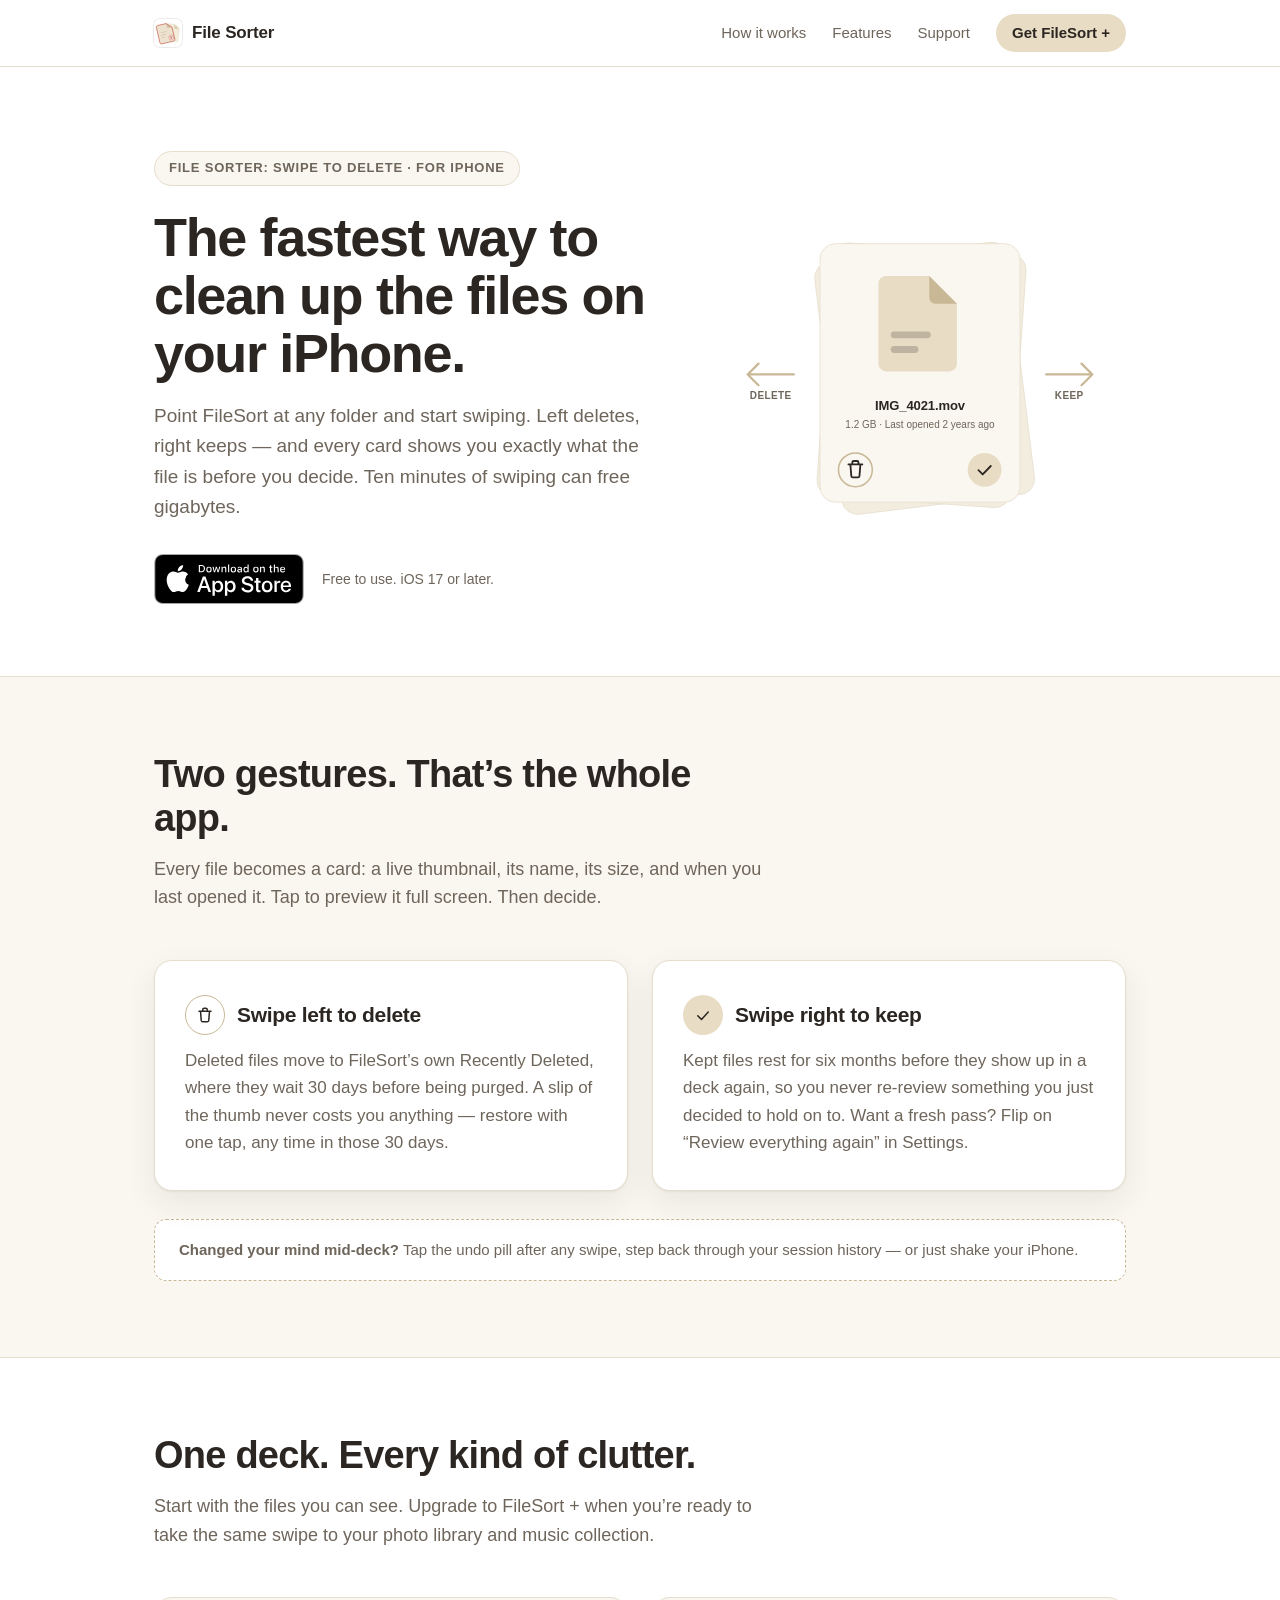
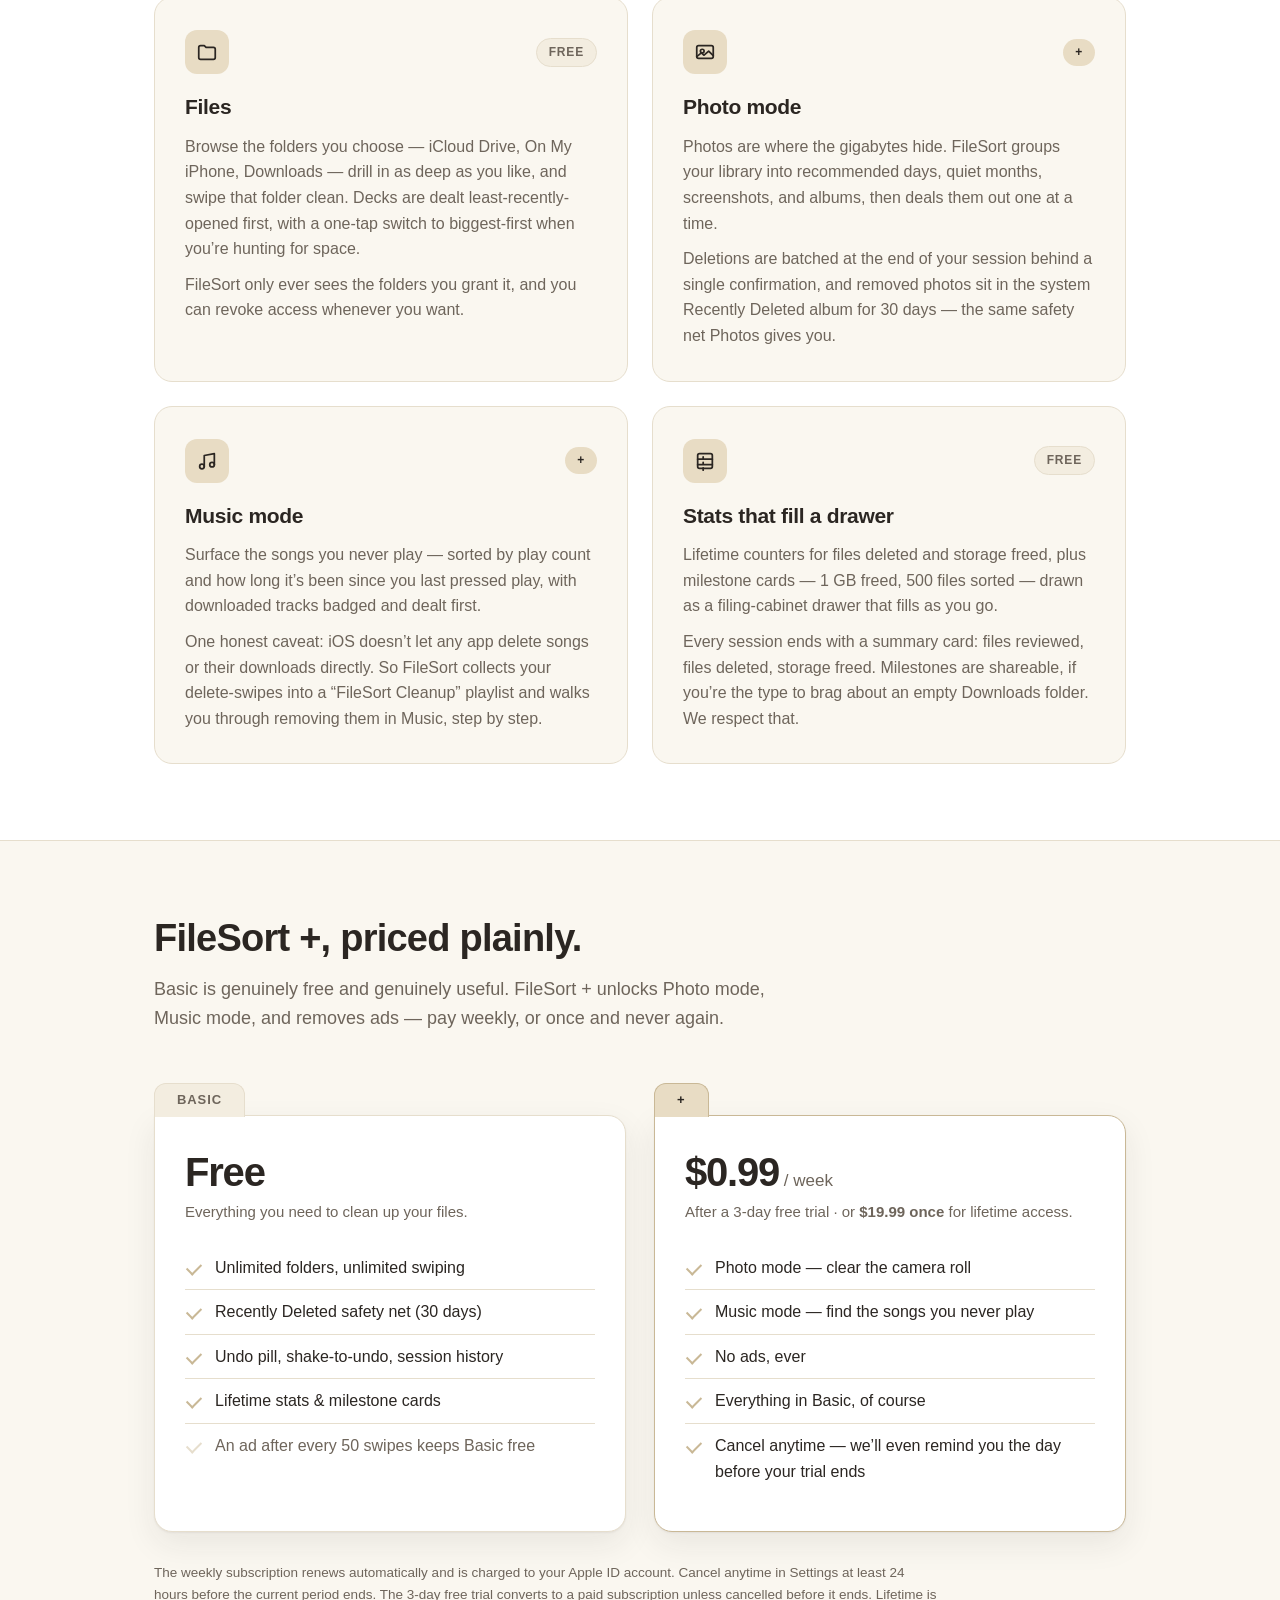
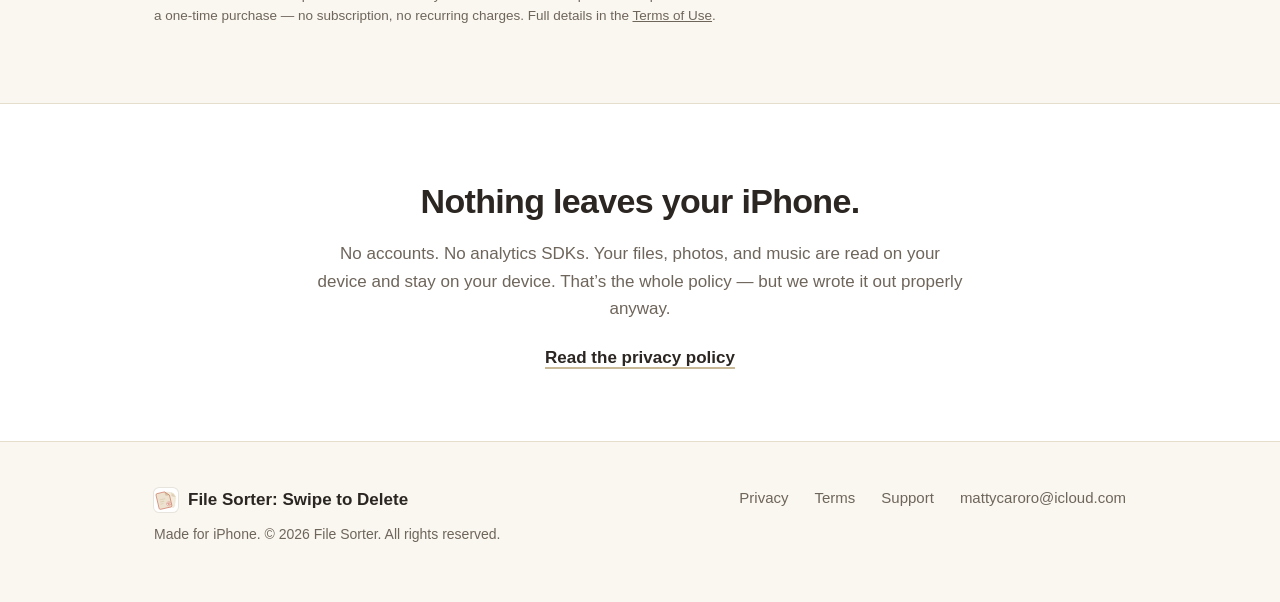
<file: index.html>
<!DOCTYPE html>
<html lang="en">
<head>
  <meta charset="UTF-8">
  <meta name="viewport" content="width=device-width, initial-scale=1">
  <title>File Sorter: Swipe to Delete — Clean up your iPhone, one swipe at a time</title>
  <meta name="description" content="File Sorter: Swipe to Delete is the fastest way to clean up the files on your iPhone. Swipe left to delete, right to keep — files, photos, and music, with a 30-day safety net.">
  <link rel="icon" type="image/svg+xml" href="favicon.svg?v=2">
  <link rel="apple-touch-icon" href="apple-touch-icon.png">
  <link rel="stylesheet" href="styles.css?v=3">
</head>
<body>

  <nav class="nav">
    <div class="nav-inner">
      <a class="brand" href="index.html" aria-label="File Sorter home">
        <img class="brand-icon" src="app-icon.svg" width="28" height="28" alt="">
        File Sorter
      </a>
      <div class="nav-links">
        <a href="#how" class="nav-hide-sm">How it works</a>
        <a href="#features" class="nav-hide-sm">Features</a>
        <a href="support.html">Support</a>
        <a href="#plus" class="nav-cta">Get FileSort +</a>
      </div>
    </div>
  </nav>

  <header class="hero">
    <div class="container hero-grid">
      <div class="hero-copy">
        <span class="eyebrow">File Sorter: Swipe to Delete &middot; for iPhone</span>
        <h1>The fastest way to clean up the files on your iPhone.</h1>
        <p class="lede">Point FileSort at any folder and start swiping. Left deletes, right keeps — and every card shows you exactly what the file is before you decide. Ten minutes of swiping can free gigabytes.</p>
        <div class="cta-row">
          <a class="appstore-badge" href="https://apps.apple.com/app/id6805481136">
            <img src="appstore-badge.svg" width="150" height="50" alt="Download on the App Store">
          </a>
          <span class="cta-note">Free to use. iOS&nbsp;17 or later.</span>
        </div>
      </div>

      <div class="hero-art" aria-hidden="true">
        <svg viewBox="0 0 520 420" xmlns="http://www.w3.org/2000/svg">
          <!-- back cards in the deck -->
          <rect class="card-back" x="140" y="46" width="252" height="330" rx="20" transform="rotate(-7 266 211)"/>
          <rect class="card-back" x="136" y="42" width="252" height="330" rx="20" transform="rotate(4 262 207)"/>
          <!-- front card -->
          <rect class="card-front" x="130" y="36" width="260" height="336" rx="20"/>
          <!-- file glyph: beige body, darker folded tab -->
          <path class="doc-body" d="M216 78h56l36 36v78a10 10 0 0 1-10 10h-82a10 10 0 0 1-10-10V88a10 10 0 0 1 10-10z"/>
          <path class="doc-tab" d="M272 78l36 36h-28a8 8 0 0 1-8-8V78z"/>
          <rect class="doc-line" x="222" y="150" width="52" height="9" rx="4.5"/>
          <rect class="doc-line" x="222" y="169" width="36" height="9" rx="4.5"/>
          <!-- file name + meta -->
          <text class="art-title" x="260" y="252" text-anchor="middle">IMG_4021.mov</text>
          <text class="art-meta" x="260" y="276" text-anchor="middle">1.2 GB · Last opened 2 years ago</text>
          <!-- trash button, bottom-left -->
          <circle class="art-circle-del" cx="176" cy="330" r="22"/>
          <g class="art-glyph">
            <path d="M167 323h18M172 323v-2.5a2 2 0 0 1 2-2h4a2 2 0 0 1 2 2v2.5M169.5 323l1.2 15a2 2 0 0 0 2 1.8h6.6a2 2 0 0 0 2-1.8l1.2-15"/>
          </g>
          <!-- keep button, bottom-right -->
          <circle class="art-circle-keep" cx="344" cy="330" r="22"/>
          <g class="art-glyph">
            <path d="M336 330.5l5.5 5.5 10.5-11"/>
          </g>
          <!-- swipe arrows -->
          <path class="art-arrow" d="M96 206H36m0 0l14-14M36 206l14 14"/>
          <text class="art-arrow-label" x="66" y="238" text-anchor="middle">DELETE</text>
          <path class="art-arrow" d="M424 206h60m0 0l-14-14m14 14l-14 14"/>
          <text class="art-arrow-label" x="454" y="238" text-anchor="middle">KEEP</text>
        </svg>
      </div>
    </div>
  </header>

  <section class="alt" id="how">
    <div class="container">
      <div class="section-head">
        <h2>Two gestures. That&rsquo;s the whole app.</h2>
        <p>Every file becomes a card: a live thumbnail, its name, its size, and when you last opened it. Tap to preview it full screen. Then decide.</p>
      </div>
      <div class="swipe-grid">
        <div class="swipe-card">
          <div class="gesture">
            <span class="gesture-icon delete" aria-hidden="true">
              <svg viewBox="0 0 24 24"><path d="M4 7h16M9 7V5a2 2 0 0 1 2-2h2a2 2 0 0 1 2 2v2M6 7l1 12.5A2 2 0 0 0 9 21h6a2 2 0 0 0 2-1.5L18 7"/></svg>
            </span>
            Swipe left to delete
          </div>
          <p>Deleted files move to FileSort&rsquo;s own Recently Deleted, where they wait 30 days before being purged. A slip of the thumb never costs you anything — restore with one tap, any time in those 30 days.</p>
        </div>
        <div class="swipe-card">
          <div class="gesture">
            <span class="gesture-icon keep" aria-hidden="true">
              <svg viewBox="0 0 24 24"><path d="M5 13l5 5L19 8"/></svg>
            </span>
            Swipe right to keep
          </div>
          <p>Kept files rest for six months before they show up in a deck again, so you never re-review something you just decided to hold on to. Want a fresh pass? Flip on &ldquo;Review everything again&rdquo; in Settings.</p>
        </div>
      </div>
      <div class="undo-note">
        <strong>Changed your mind mid-deck?</strong> Tap the undo pill after any swipe, step back through your session history — or just shake your iPhone.
      </div>
    </div>
  </section>

  <section id="features">
    <div class="container">
      <div class="section-head">
        <h2>One deck. Every kind of clutter.</h2>
        <p>Start with the files you can see. Upgrade to FileSort + when you&rsquo;re ready to take the same swipe to your photo library and music collection.</p>
      </div>
      <div class="feature-grid">
        <div class="feature-card">
          <div class="feature-card-top">
            <span class="feature-icon" aria-hidden="true">
              <svg viewBox="0 0 24 24"><path d="M3 7a2 2 0 0 1 2-2h4l2 2h8a2 2 0 0 1 2 2v9a2 2 0 0 1-2 2H5a2 2 0 0 1-2-2V7z"/></svg>
            </span>
            <span class="tier free">Free</span>
          </div>
          <h3>Files</h3>
          <p>Browse the folders you choose — iCloud Drive, On My iPhone, Downloads — drill in as deep as you like, and swipe that folder clean. Decks are dealt least-recently-opened first, with a one-tap switch to biggest-first when you&rsquo;re hunting for space.</p>
          <p>FileSort only ever sees the folders you grant it, and you can revoke access whenever you want.</p>
        </div>
        <div class="feature-card">
          <div class="feature-card-top">
            <span class="feature-icon" aria-hidden="true">
              <svg viewBox="0 0 24 24"><rect x="3" y="5" width="18" height="14" rx="2"/><circle cx="9" cy="11" r="2"/><path d="M3 17l5-4 3 2.5L16 11l5 5"/></svg>
            </span>
            <span class="tier plus">+</span>
          </div>
          <h3>Photo mode</h3>
          <p>Photos are where the gigabytes hide. FileSort groups your library into recommended days, quiet months, screenshots, and albums, then deals them out one at a time.</p>
          <p>Deletions are batched at the end of your session behind a single confirmation, and removed photos sit in the system Recently Deleted album for 30 days — the same safety net Photos gives you.</p>
        </div>
        <div class="feature-card">
          <div class="feature-card-top">
            <span class="feature-icon" aria-hidden="true">
              <svg viewBox="0 0 24 24"><path d="M9 18V6l11-2v12"/><circle cx="6.5" cy="18" r="2.5"/><circle cx="17.5" cy="16" r="2.5"/></svg>
            </span>
            <span class="tier plus">+</span>
          </div>
          <h3>Music mode</h3>
          <p>Surface the songs you never play — sorted by play count and how long it&rsquo;s been since you last pressed play, with downloaded tracks badged and dealt first.</p>
          <p>One honest caveat: iOS doesn&rsquo;t let any app delete songs or their downloads directly. So FileSort collects your delete-swipes into a &ldquo;FileSort Cleanup&rdquo; playlist and walks you through removing them in Music, step by step.</p>
        </div>
        <div class="feature-card">
          <div class="feature-card-top">
            <span class="feature-icon" aria-hidden="true">
              <svg viewBox="0 0 24 24"><rect x="4" y="4" width="16" height="16" rx="2"/><path d="M4 10h16M4 16h16M10 10v-2.5M10 16v-2.5M10 22v-2.5"/></svg>
            </span>
            <span class="tier free">Free</span>
          </div>
          <h3>Stats that fill a drawer</h3>
          <p>Lifetime counters for files deleted and storage freed, plus milestone cards — 1 GB freed, 500 files sorted — drawn as a filing-cabinet drawer that fills as you go.</p>
          <p>Every session ends with a summary card: files reviewed, files deleted, storage freed. Milestones are shareable, if you&rsquo;re the type to brag about an empty Downloads folder. We respect that.</p>
        </div>
      </div>
    </div>
  </section>

  <section class="alt" id="plus">
    <div class="container">
      <div class="section-head">
        <h2>FileSort +, priced plainly.</h2>
        <p>Basic is genuinely free and genuinely useful. FileSort + unlocks Photo mode, Music mode, and removes ads — pay weekly, or once and never again.</p>
      </div>
      <div class="pricing-grid">
        <div class="plan" data-tab="Basic">
          <div class="price">Free</div>
          <p class="price-sub">Everything you need to clean up your files.</p>
          <ul>
            <li>Unlimited folders, unlimited swiping</li>
            <li>Recently Deleted safety net (30 days)</li>
            <li>Undo pill, shake-to-undo, session history</li>
            <li>Lifetime stats &amp; milestone cards</li>
            <li class="dim">An ad after every 50 swipes keeps Basic free</li>
          </ul>
        </div>
        <div class="plan featured" data-tab="+">
          <div class="price">$0.99<small> / week</small></div>
          <p class="price-sub">After a 3-day free trial &middot; or <strong>$19.99 once</strong> for lifetime access.</p>
          <ul>
            <li>Photo mode — clear the camera roll</li>
            <li>Music mode — find the songs you never play</li>
            <li>No ads, ever</li>
            <li>Everything in Basic, of course</li>
            <li>Cancel anytime — we&rsquo;ll even remind you the day before your trial ends</li>
          </ul>
        </div>
      </div>
      <p class="fineprint">The weekly subscription renews automatically and is charged to your Apple&nbsp;ID account. Cancel anytime in Settings at least 24 hours before the current period ends. The 3-day free trial converts to a paid subscription unless cancelled before it ends. Lifetime is a one-time purchase — no subscription, no recurring charges. Full details in the <a href="terms.html">Terms of Use</a>.</p>
    </div>
  </section>

  <section class="privacy-strip">
    <div class="container">
      <h2>Nothing leaves your iPhone.</h2>
      <p>No accounts. No analytics SDKs. Your files, photos, and music are read on your device and stay on your device. That&rsquo;s the whole policy — but we wrote it out properly anyway.</p>
      <a class="text-link" href="privacy.html">Read the privacy policy</a>
    </div>
  </section>

  <footer>
    <div class="container footer-inner">
      <div>
        <div class="footer-brand">
          <img class="brand-icon" src="app-icon.svg" width="24" height="24" alt="">
          File Sorter: Swipe to Delete
        </div>
        <p class="footer-meta">Made for iPhone. &copy; <span id="year">2026</span> File Sorter. All rights reserved.</p>
      </div>
      <div class="footer-links">
        <a href="privacy.html">Privacy</a>
        <a href="terms.html">Terms</a>
        <a href="support.html">Support</a>
        <a href="mailto:mattycaroro@icloud.com">mattycaroro@icloud.com</a>
      </div>
    </div>
  </footer>

  <script>document.getElementById("year").textContent = new Date().getFullYear();</script>
</body>
</html>
</file>
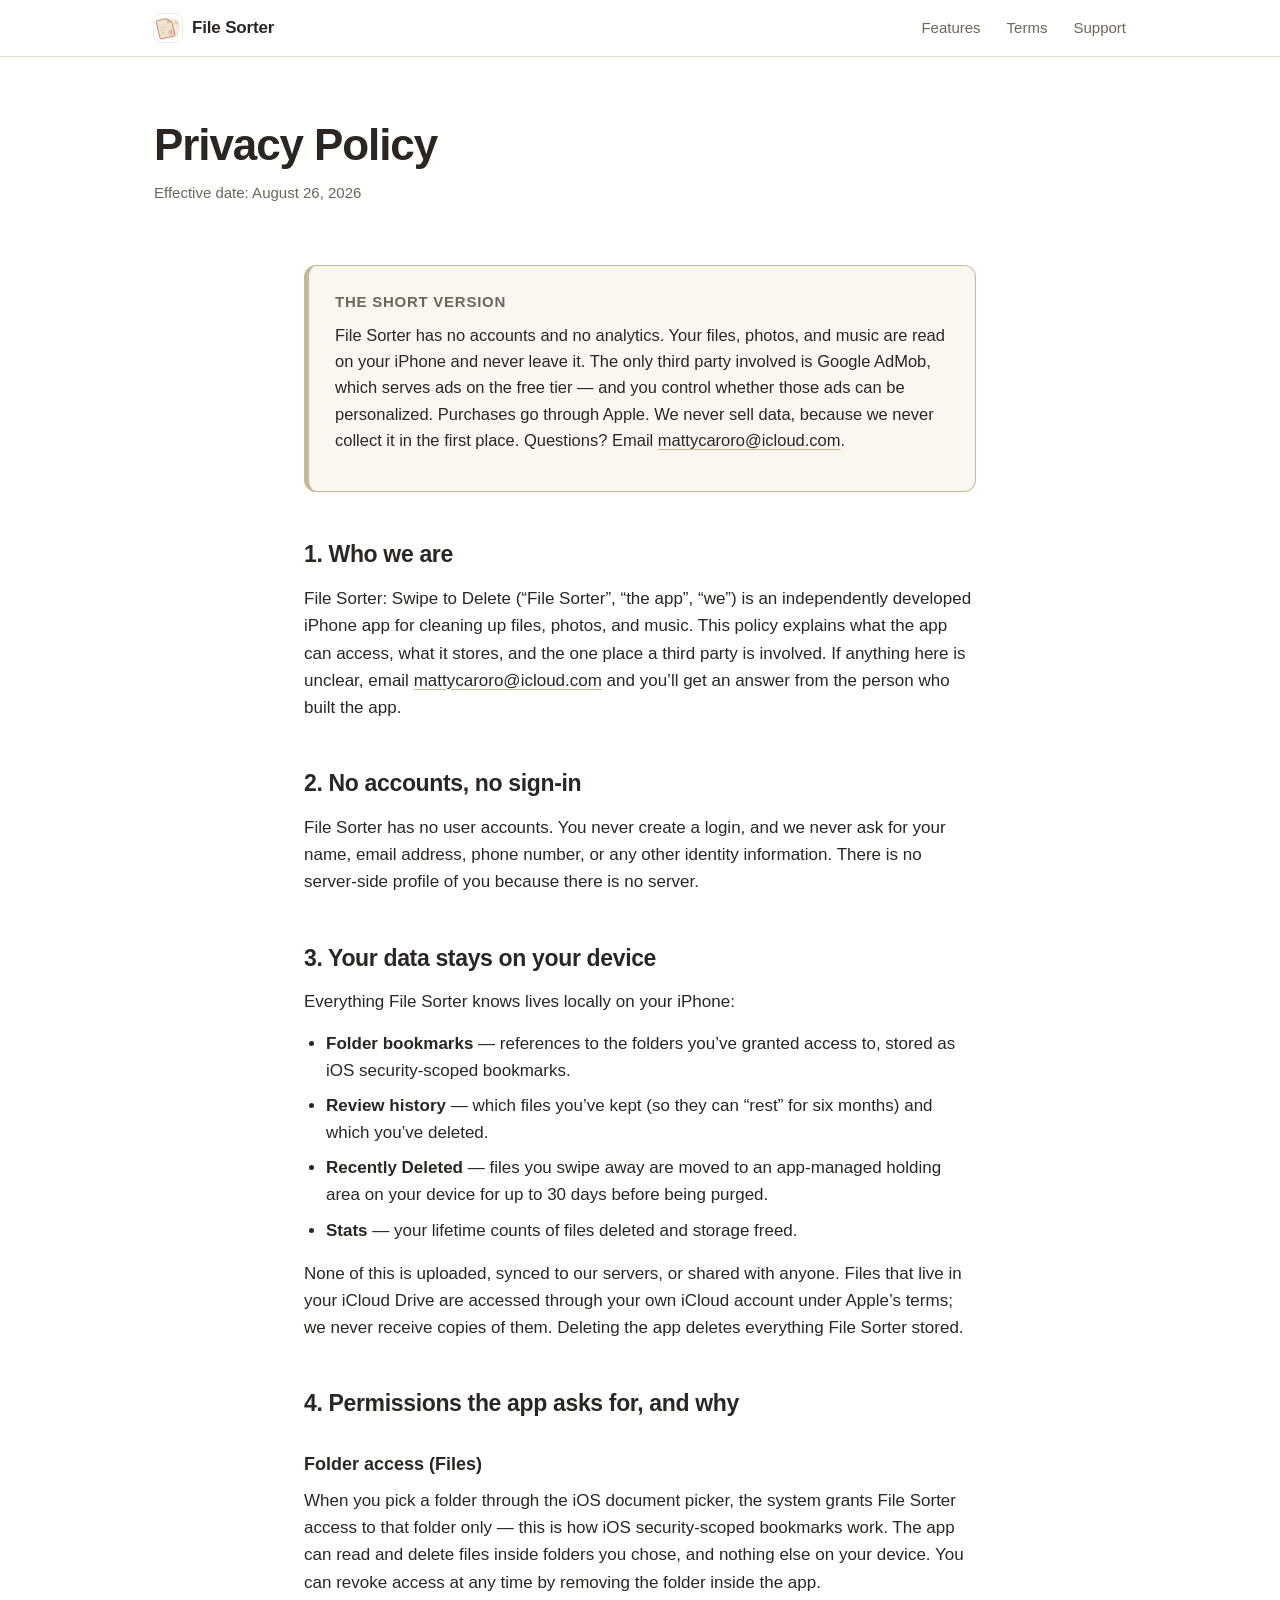
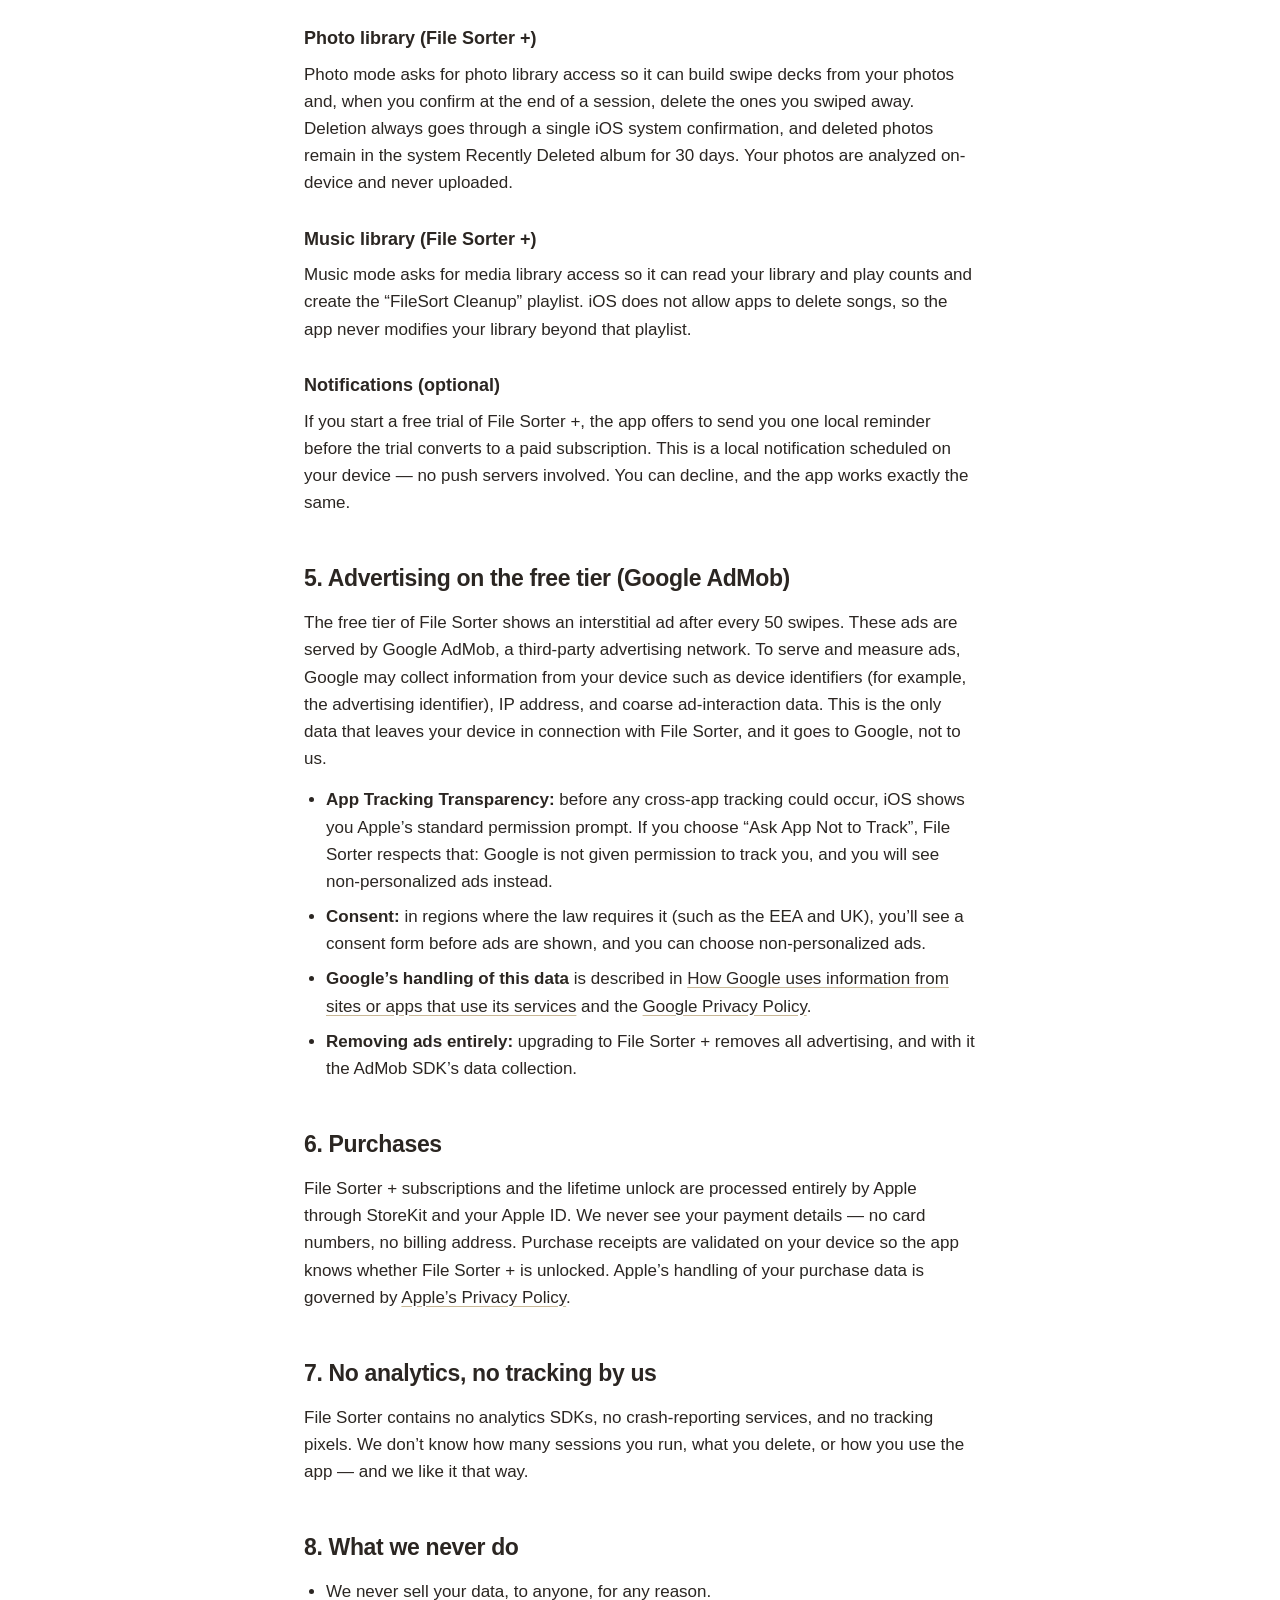
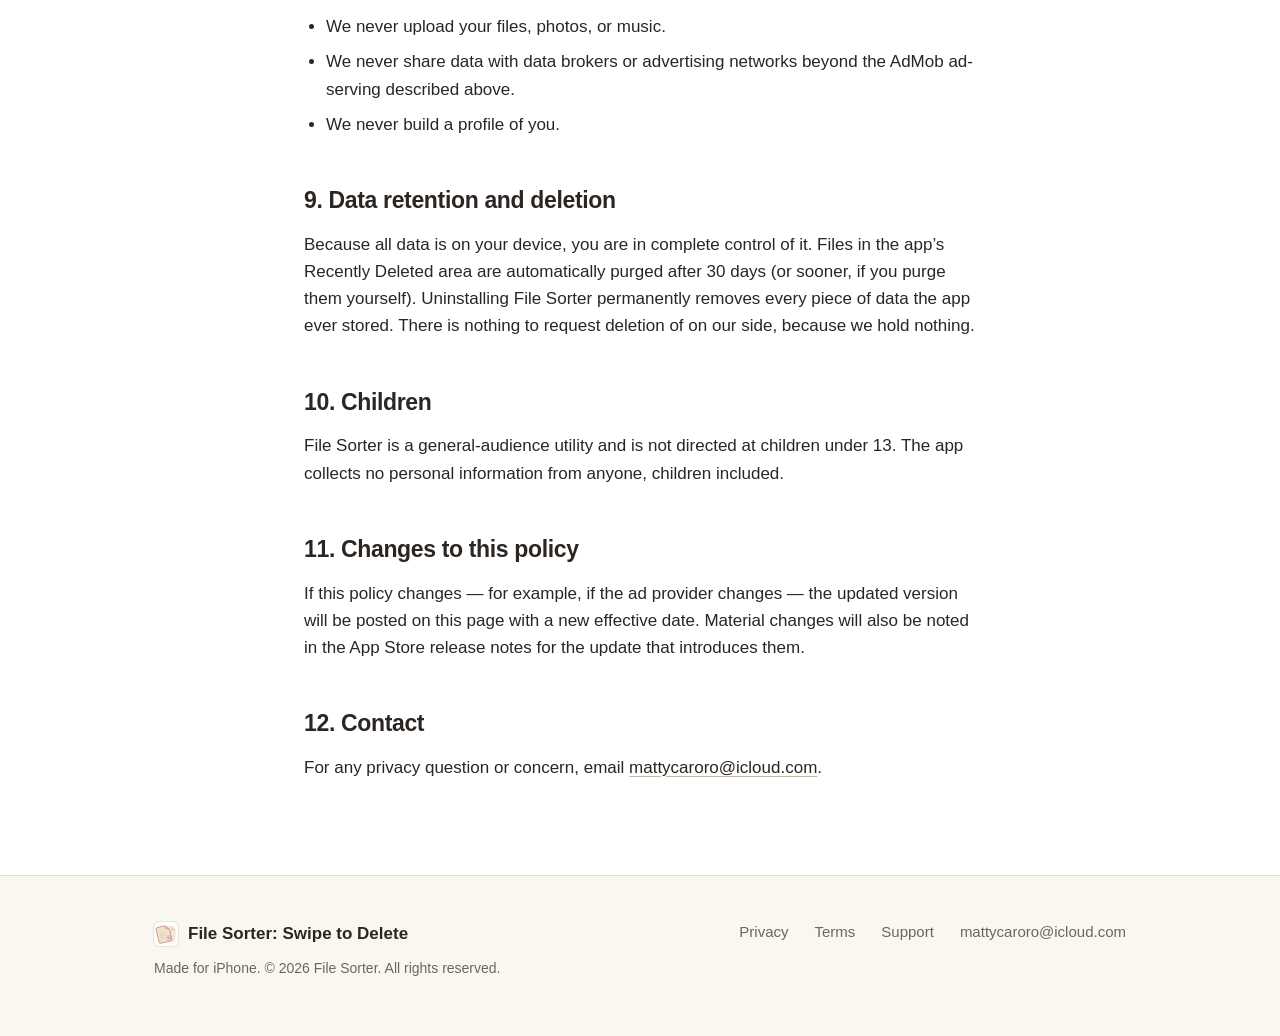
<file: privacy.html>
<!DOCTYPE html>
<html lang="en">
<head>
  <meta charset="UTF-8">
  <meta name="viewport" content="width=device-width, initial-scale=1">
  <title>Privacy Policy — File Sorter: Swipe to Delete</title>
  <meta name="description" content="Privacy policy for File Sorter: Swipe to Delete. No accounts, no analytics SDKs, your data stays on your iPhone. Ads on the free tier are served by Google AdMob.">
  <link rel="icon" type="image/svg+xml" href="favicon.svg?v=2">
  <link rel="apple-touch-icon" href="apple-touch-icon.png">
  <link rel="stylesheet" href="styles.css?v=3">
</head>
<body>

  <nav class="nav">
    <div class="nav-inner">
      <a class="brand" href="index.html" aria-label="File Sorter home">
        <img class="brand-icon" src="app-icon.svg" width="28" height="28" alt="">
        File Sorter
      </a>
      <div class="nav-links">
        <a href="index.html#features" class="nav-hide-sm">Features</a>
        <a href="terms.html" class="nav-hide-sm">Terms</a>
        <a href="support.html">Support</a>
      </div>
    </div>
  </nav>

  <header class="page-header">
    <div class="container">
      <h1>Privacy Policy</h1>
      <p class="updated">Effective date: August 26, 2026</p>
    </div>
  </header>

  <main class="legal">
    <div class="container legal-body">

      <div class="summary-box">
        <strong>The short version</strong>
        <p>File Sorter has no accounts and no analytics. Your files, photos, and music are read on your iPhone and never leave it. The only third party involved is Google AdMob, which serves ads on the free tier — and you control whether those ads can be personalized. Purchases go through Apple. We never sell data, because we never collect it in the first place. Questions? Email <a href="mailto:mattycaroro@icloud.com">mattycaroro@icloud.com</a>.</p>
      </div>

      <h2>1. Who we are</h2>
      <p>File Sorter: Swipe to Delete (&ldquo;File Sorter&rdquo;, &ldquo;the app&rdquo;, &ldquo;we&rdquo;) is an independently developed iPhone app for cleaning up files, photos, and music. This policy explains what the app can access, what it stores, and the one place a third party is involved. If anything here is unclear, email <a href="mailto:mattycaroro@icloud.com">mattycaroro@icloud.com</a> and you&rsquo;ll get an answer from the person who built the app.</p>

      <h2>2. No accounts, no sign-in</h2>
      <p>File Sorter has no user accounts. You never create a login, and we never ask for your name, email address, phone number, or any other identity information. There is no server-side profile of you because there is no server.</p>

      <h2>3. Your data stays on your device</h2>
      <p>Everything File Sorter knows lives locally on your iPhone:</p>
      <ul>
        <li><strong>Folder bookmarks</strong> — references to the folders you&rsquo;ve granted access to, stored as iOS security-scoped bookmarks.</li>
        <li><strong>Review history</strong> — which files you&rsquo;ve kept (so they can &ldquo;rest&rdquo; for six months) and which you&rsquo;ve deleted.</li>
        <li><strong>Recently Deleted</strong> — files you swipe away are moved to an app-managed holding area on your device for up to 30 days before being purged.</li>
        <li><strong>Stats</strong> — your lifetime counts of files deleted and storage freed.</li>
      </ul>
      <p>None of this is uploaded, synced to our servers, or shared with anyone. Files that live in your iCloud Drive are accessed through your own iCloud account under Apple&rsquo;s terms; we never receive copies of them. Deleting the app deletes everything File Sorter stored.</p>

      <h2>4. Permissions the app asks for, and why</h2>
      <h3>Folder access (Files)</h3>
      <p>When you pick a folder through the iOS document picker, the system grants File Sorter access to that folder only — this is how iOS security-scoped bookmarks work. The app can read and delete files inside folders you chose, and nothing else on your device. You can revoke access at any time by removing the folder inside the app.</p>
      <h3>Photo library (File Sorter +)</h3>
      <p>Photo mode asks for photo library access so it can build swipe decks from your photos and, when you confirm at the end of a session, delete the ones you swiped away. Deletion always goes through a single iOS system confirmation, and deleted photos remain in the system Recently Deleted album for 30 days. Your photos are analyzed on-device and never uploaded.</p>
      <h3>Music library (File Sorter +)</h3>
      <p>Music mode asks for media library access so it can read your library and play counts and create the &ldquo;FileSort Cleanup&rdquo; playlist. iOS does not allow apps to delete songs, so the app never modifies your library beyond that playlist.</p>
      <h3>Notifications (optional)</h3>
      <p>If you start a free trial of File Sorter +, the app offers to send you one local reminder before the trial converts to a paid subscription. This is a local notification scheduled on your device — no push servers involved. You can decline, and the app works exactly the same.</p>

      <h2>5. Advertising on the free tier (Google AdMob)</h2>
      <p>The free tier of File Sorter shows an interstitial ad after every 50 swipes. These ads are served by Google AdMob, a third-party advertising network. To serve and measure ads, Google may collect information from your device such as device identifiers (for example, the advertising identifier), IP address, and coarse ad-interaction data. This is the only data that leaves your device in connection with File Sorter, and it goes to Google, not to us.</p>
      <ul>
        <li><strong>App Tracking Transparency:</strong> before any cross-app tracking could occur, iOS shows you Apple&rsquo;s standard permission prompt. If you choose &ldquo;Ask App Not to Track&rdquo;, File Sorter respects that: Google is not given permission to track you, and you will see non-personalized ads instead.</li>
        <li><strong>Consent:</strong> in regions where the law requires it (such as the EEA and UK), you&rsquo;ll see a consent form before ads are shown, and you can choose non-personalized ads.</li>
        <li><strong>Google&rsquo;s handling of this data</strong> is described in <a href="https://policies.google.com/technologies/partner-sites" rel="noopener">How Google uses information from sites or apps that use its services</a> and the <a href="https://policies.google.com/privacy" rel="noopener">Google Privacy Policy</a>.</li>
        <li><strong>Removing ads entirely:</strong> upgrading to File Sorter + removes all advertising, and with it the AdMob SDK&rsquo;s data collection.</li>
      </ul>

      <h2>6. Purchases</h2>
      <p>File Sorter + subscriptions and the lifetime unlock are processed entirely by Apple through StoreKit and your Apple&nbsp;ID. We never see your payment details — no card numbers, no billing address. Purchase receipts are validated on your device so the app knows whether File Sorter + is unlocked. Apple&rsquo;s handling of your purchase data is governed by <a href="https://www.apple.com/legal/privacy/" rel="noopener">Apple&rsquo;s Privacy Policy</a>.</p>

      <h2>7. No analytics, no tracking by us</h2>
      <p>File Sorter contains no analytics SDKs, no crash-reporting services, and no tracking pixels. We don&rsquo;t know how many sessions you run, what you delete, or how you use the app — and we like it that way.</p>

      <h2>8. What we never do</h2>
      <ul>
        <li>We never sell your data, to anyone, for any reason.</li>
        <li>We never upload your files, photos, or music.</li>
        <li>We never share data with data brokers or advertising networks beyond the AdMob ad-serving described above.</li>
        <li>We never build a profile of you.</li>
      </ul>

      <h2>9. Data retention and deletion</h2>
      <p>Because all data is on your device, you are in complete control of it. Files in the app&rsquo;s Recently Deleted area are automatically purged after 30 days (or sooner, if you purge them yourself). Uninstalling File Sorter permanently removes every piece of data the app ever stored. There is nothing to request deletion of on our side, because we hold nothing.</p>

      <h2>10. Children</h2>
      <p>File Sorter is a general-audience utility and is not directed at children under 13. The app collects no personal information from anyone, children included.</p>

      <h2>11. Changes to this policy</h2>
      <p>If this policy changes — for example, if the ad provider changes — the updated version will be posted on this page with a new effective date. Material changes will also be noted in the App Store release notes for the update that introduces them.</p>

      <h2>12. Contact</h2>
      <p>For any privacy question or concern, email <a href="mailto:mattycaroro@icloud.com">mattycaroro@icloud.com</a>.</p>

    </div>
  </main>

  <footer>
    <div class="container footer-inner">
      <div>
        <div class="footer-brand">
          <img class="brand-icon" src="app-icon.svg" width="24" height="24" alt="">
          File Sorter: Swipe to Delete
        </div>
        <p class="footer-meta">Made for iPhone. &copy; 2026 File Sorter. All rights reserved.</p>
      </div>
      <div class="footer-links">
        <a href="privacy.html">Privacy</a>
        <a href="terms.html">Terms</a>
        <a href="support.html">Support</a>
        <a href="mailto:mattycaroro@icloud.com">mattycaroro@icloud.com</a>
      </div>
    </div>
  </footer>

</body>
</html>
</file>
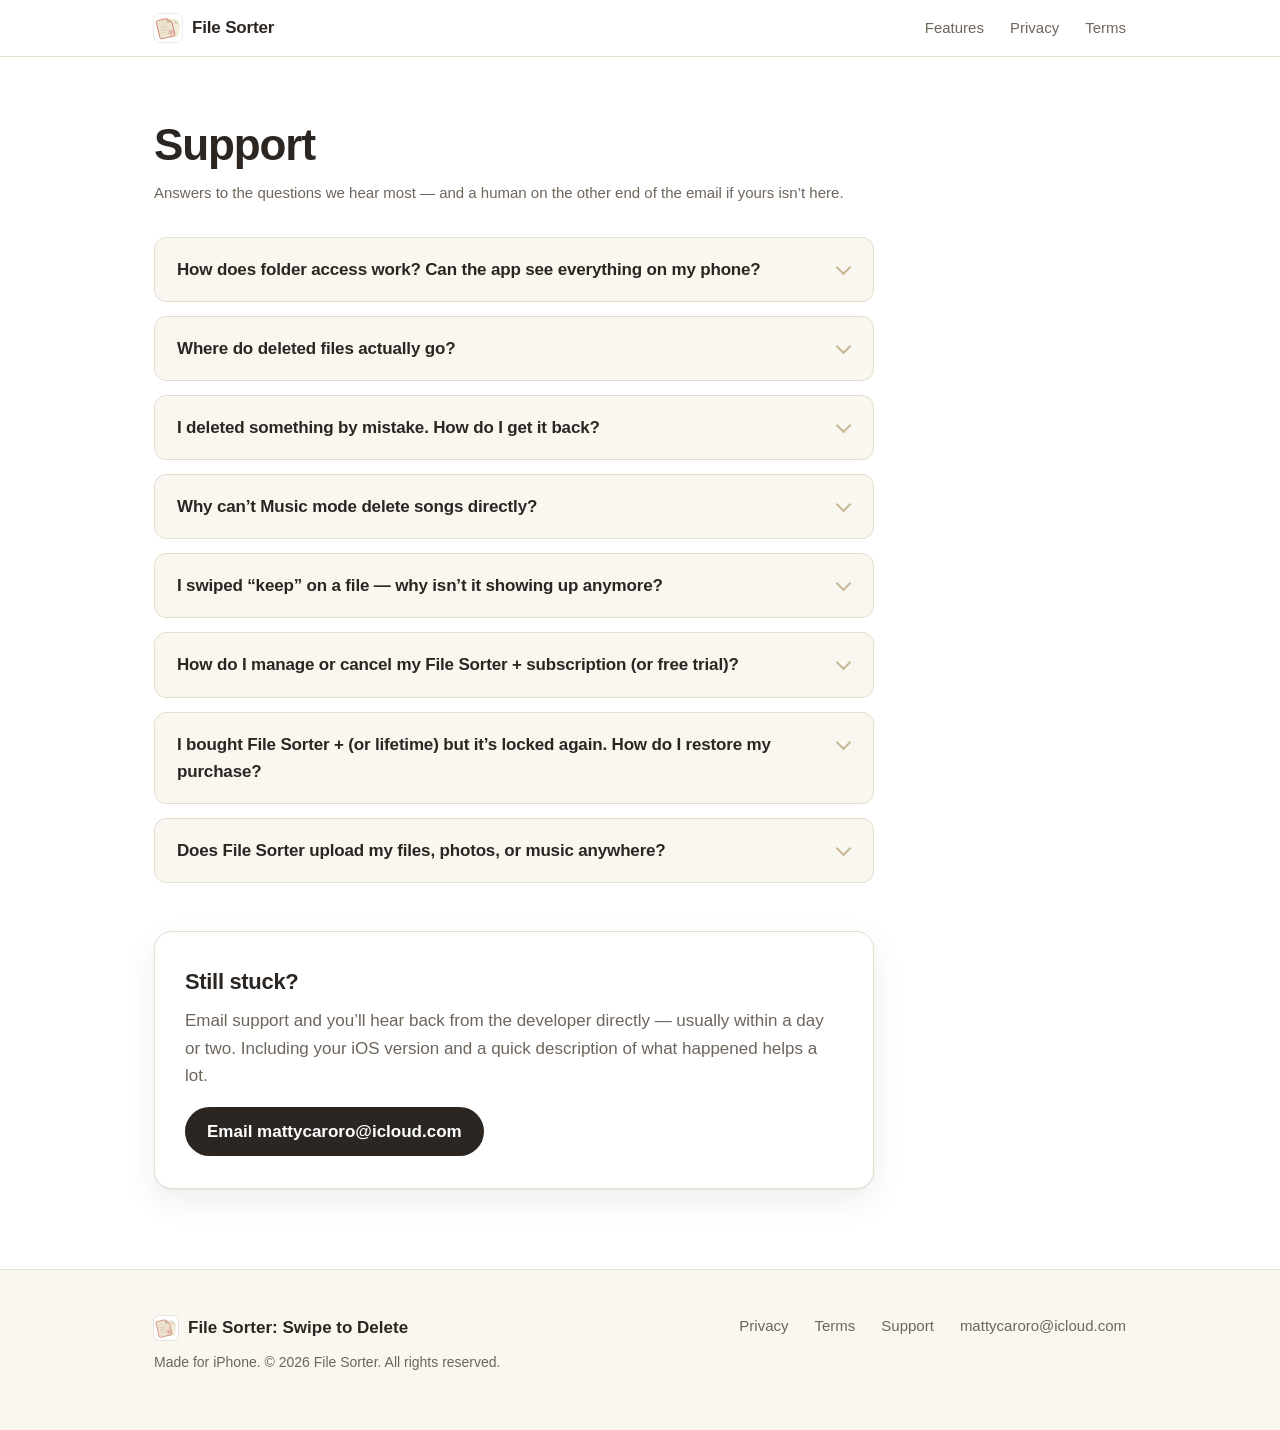
<file: support.html>
<!DOCTYPE html>
<html lang="en">
<head>
  <meta charset="UTF-8">
  <meta name="viewport" content="width=device-width, initial-scale=1">
  <title>Support — File Sorter: Swipe to Delete</title>
  <meta name="description" content="Support and FAQ for File Sorter: Swipe to Delete — folder access, restoring deleted files, Music mode limits, managing your File Sorter + subscription, and restoring purchases.">
  <link rel="icon" type="image/svg+xml" href="favicon.svg?v=2">
  <link rel="apple-touch-icon" href="apple-touch-icon.png">
  <link rel="stylesheet" href="styles.css?v=3">
</head>
<body>

  <nav class="nav">
    <div class="nav-inner">
      <a class="brand" href="index.html" aria-label="File Sorter home">
        <img class="brand-icon" src="app-icon.svg" width="28" height="28" alt="">
        File Sorter
      </a>
      <div class="nav-links">
        <a href="index.html#features" class="nav-hide-sm">Features</a>
        <a href="privacy.html" class="nav-hide-sm">Privacy</a>
        <a href="terms.html">Terms</a>
      </div>
    </div>
  </nav>

  <header class="page-header">
    <div class="container">
      <h1>Support</h1>
      <p class="updated">Answers to the questions we hear most — and a human on the other end of the email if yours isn&rsquo;t here.</p>
    </div>
  </header>

  <main class="legal">
    <div class="container">

      <div class="faq">

        <details>
          <summary>How does folder access work? Can the app see everything on my phone?</summary>
          <div class="answer">
            <p>No — File Sorter can only see the folders you explicitly hand it. When you tap &ldquo;Add folder&rdquo;, iOS shows the system file picker; whatever folder you choose (in iCloud Drive, On My iPhone, or Downloads) is granted to the app through a security-scoped bookmark. That grant covers that folder and its subfolders, nothing else.</p>
            <p>You can remove a folder from File Sorter at any time, which revokes the app&rsquo;s access to it completely.</p>
          </div>
        </details>

        <details>
          <summary>Where do deleted files actually go?</summary>
          <div class="answer">
            <p>Swiping left doesn&rsquo;t destroy anything immediately. The file moves into File Sorter&rsquo;s own Recently Deleted area, where it waits for 30 days. During that time you can restore it with one tap or purge it early. After 30 days it&rsquo;s purged automatically and permanently — that&rsquo;s the moment the storage actually counts as freed.</p>
            <p>Photos deleted in Photo mode go to the iOS system Recently Deleted album instead, with the same 30-day window, managed by the Photos app.</p>
          </div>
        </details>

        <details>
          <summary>I deleted something by mistake. How do I get it back?</summary>
          <div class="answer">
            <p>Three ways, from fastest to slowest:</p>
            <p>1. Right after the swipe, tap the <strong>undo pill</strong> at the bottom of the screen — or just <strong>shake your iPhone</strong> to undo.</p>
            <p>2. During a session, step back through your swipe history to reverse earlier decisions.</p>
            <p>3. Any time within 30 days, open <strong>Recently Deleted</strong> in the app, find the file, and tap Restore. It goes back exactly where it came from.</p>
          </div>
        </details>

        <details>
          <summary>Why can&rsquo;t Music mode delete songs directly?</summary>
          <div class="answer">
            <p>Because Apple doesn&rsquo;t allow it — iOS provides no API for any third-party app to delete songs or their downloads from your music library. Any app that claims otherwise is bluffing.</p>
            <p>So File Sorter does the next best thing honestly: every song you swipe left lands in a playlist called <strong>&ldquo;FileSort Cleanup&rdquo;</strong>, and a guided screen shows you exactly how to remove those songs (and their downloads) inside the Music app. Downloaded songs are badged in the deck and dealt first, since they&rsquo;re the ones taking up space.</p>
          </div>
        </details>

        <details>
          <summary>I swiped &ldquo;keep&rdquo; on a file — why isn&rsquo;t it showing up anymore?</summary>
          <div class="answer">
            <p>That&rsquo;s by design. When you keep a file, it &ldquo;rests&rdquo; for six months so your decks stay full of files you haven&rsquo;t already decided about. If you want to re-review everything from scratch, open <strong>Settings &rsaquo; Review everything again</strong> and every kept file comes back into rotation.</p>
          </div>
        </details>

        <details>
          <summary>How do I manage or cancel my File Sorter + subscription (or free trial)?</summary>
          <div class="answer">
            <p>Subscriptions are managed by Apple, not inside File Sorter. Open <strong>Settings &rsaquo; [your name] &rsaquo; Subscriptions</strong> on your iPhone, choose File Sorter +, and cancel from there. Cancel at least 24 hours before your trial or current week ends and you won&rsquo;t be charged for the next period; you keep File Sorter + until the period runs out.</p>
            <p>Two things to know: the 3-day free trial converts to the $0.99/week subscription automatically unless you cancel, and deleting the app does <em>not</em> cancel a subscription. We also send an optional reminder notification the day before your trial ends, so a forgotten trial never becomes a surprise charge.</p>
          </div>
        </details>

        <details>
          <summary>I bought File Sorter + (or lifetime) but it&rsquo;s locked again. How do I restore my purchase?</summary>
          <div class="answer">
            <p>Tap <strong>Restore Purchases</strong> — it&rsquo;s on the File Sorter + screen and in the app&rsquo;s Settings. Make sure your iPhone is signed in with the same Apple&nbsp;ID you used for the original purchase; Apple then re-verifies it and File Sorter + unlocks at no charge. This works after reinstalling the app, on a new iPhone, or whenever entitlements get out of sync.</p>
            <p>If it still doesn&rsquo;t unlock, email us with roughly when you purchased and we&rsquo;ll sort it out.</p>
          </div>
        </details>

        <details>
          <summary>Does File Sorter upload my files, photos, or music anywhere?</summary>
          <div class="answer">
            <p>No. There are no accounts and no servers — everything happens on your iPhone. Files in iCloud Drive are read through your own iCloud account. The only third party involved at all is Google AdMob, which serves ads on the free tier; the details are in our <a href="privacy.html">Privacy Policy</a>. Upgrading to File Sorter + removes ads entirely.</p>
          </div>
        </details>

      </div>

      <div class="contact-card">
        <h2>Still stuck?</h2>
        <p>Email support and you&rsquo;ll hear back from the developer directly — usually within a day or two. Including your iOS version and a quick description of what happened helps a lot.</p>
        <a class="button" href="mailto:mattycaroro@icloud.com?subject=File%20Sorter%20Support">Email mattycaroro@icloud.com</a>
      </div>

    </div>
  </main>

  <footer>
    <div class="container footer-inner">
      <div>
        <div class="footer-brand">
          <img class="brand-icon" src="app-icon.svg" width="24" height="24" alt="">
          File Sorter: Swipe to Delete
        </div>
        <p class="footer-meta">Made for iPhone. &copy; 2026 File Sorter. All rights reserved.</p>
      </div>
      <div class="footer-links">
        <a href="privacy.html">Privacy</a>
        <a href="terms.html">Terms</a>
        <a href="support.html">Support</a>
        <a href="mailto:mattycaroro@icloud.com">mattycaroro@icloud.com</a>
      </div>
    </div>
  </footer>

</body>
</html>
</file>
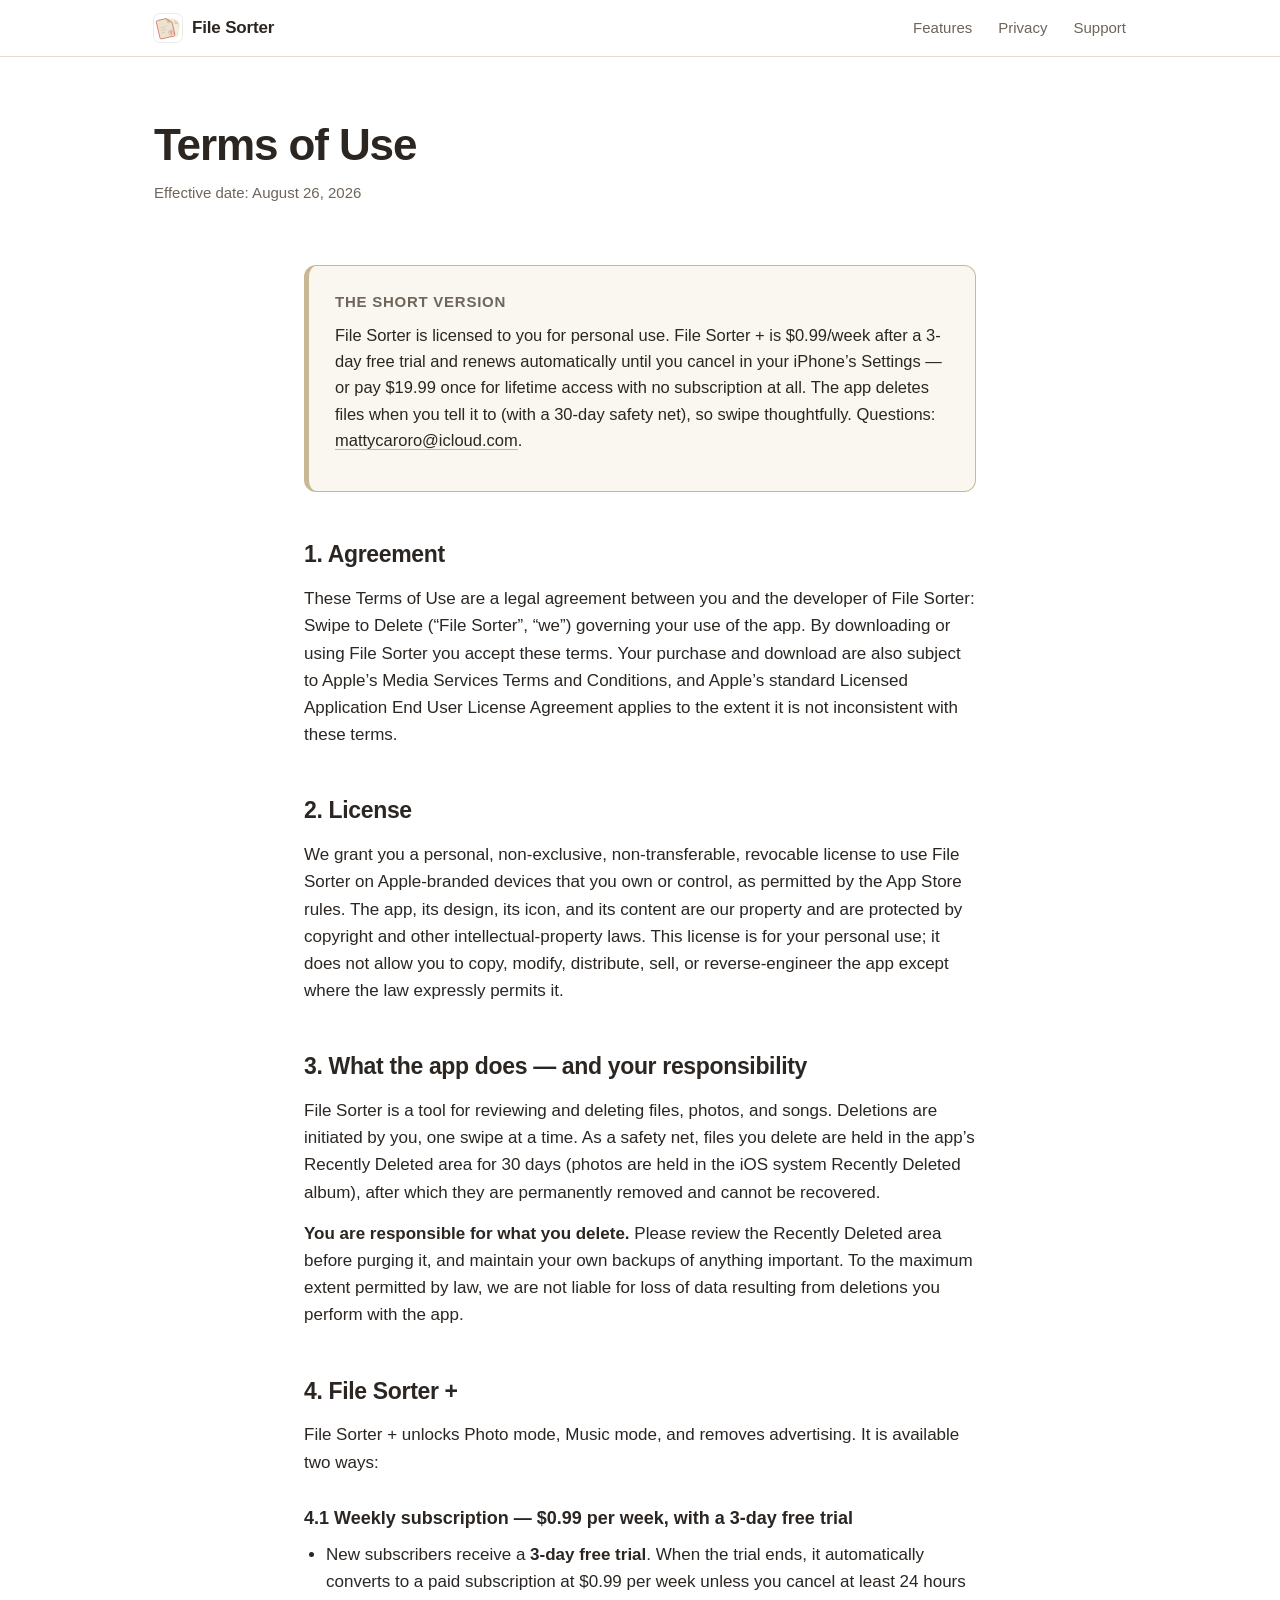
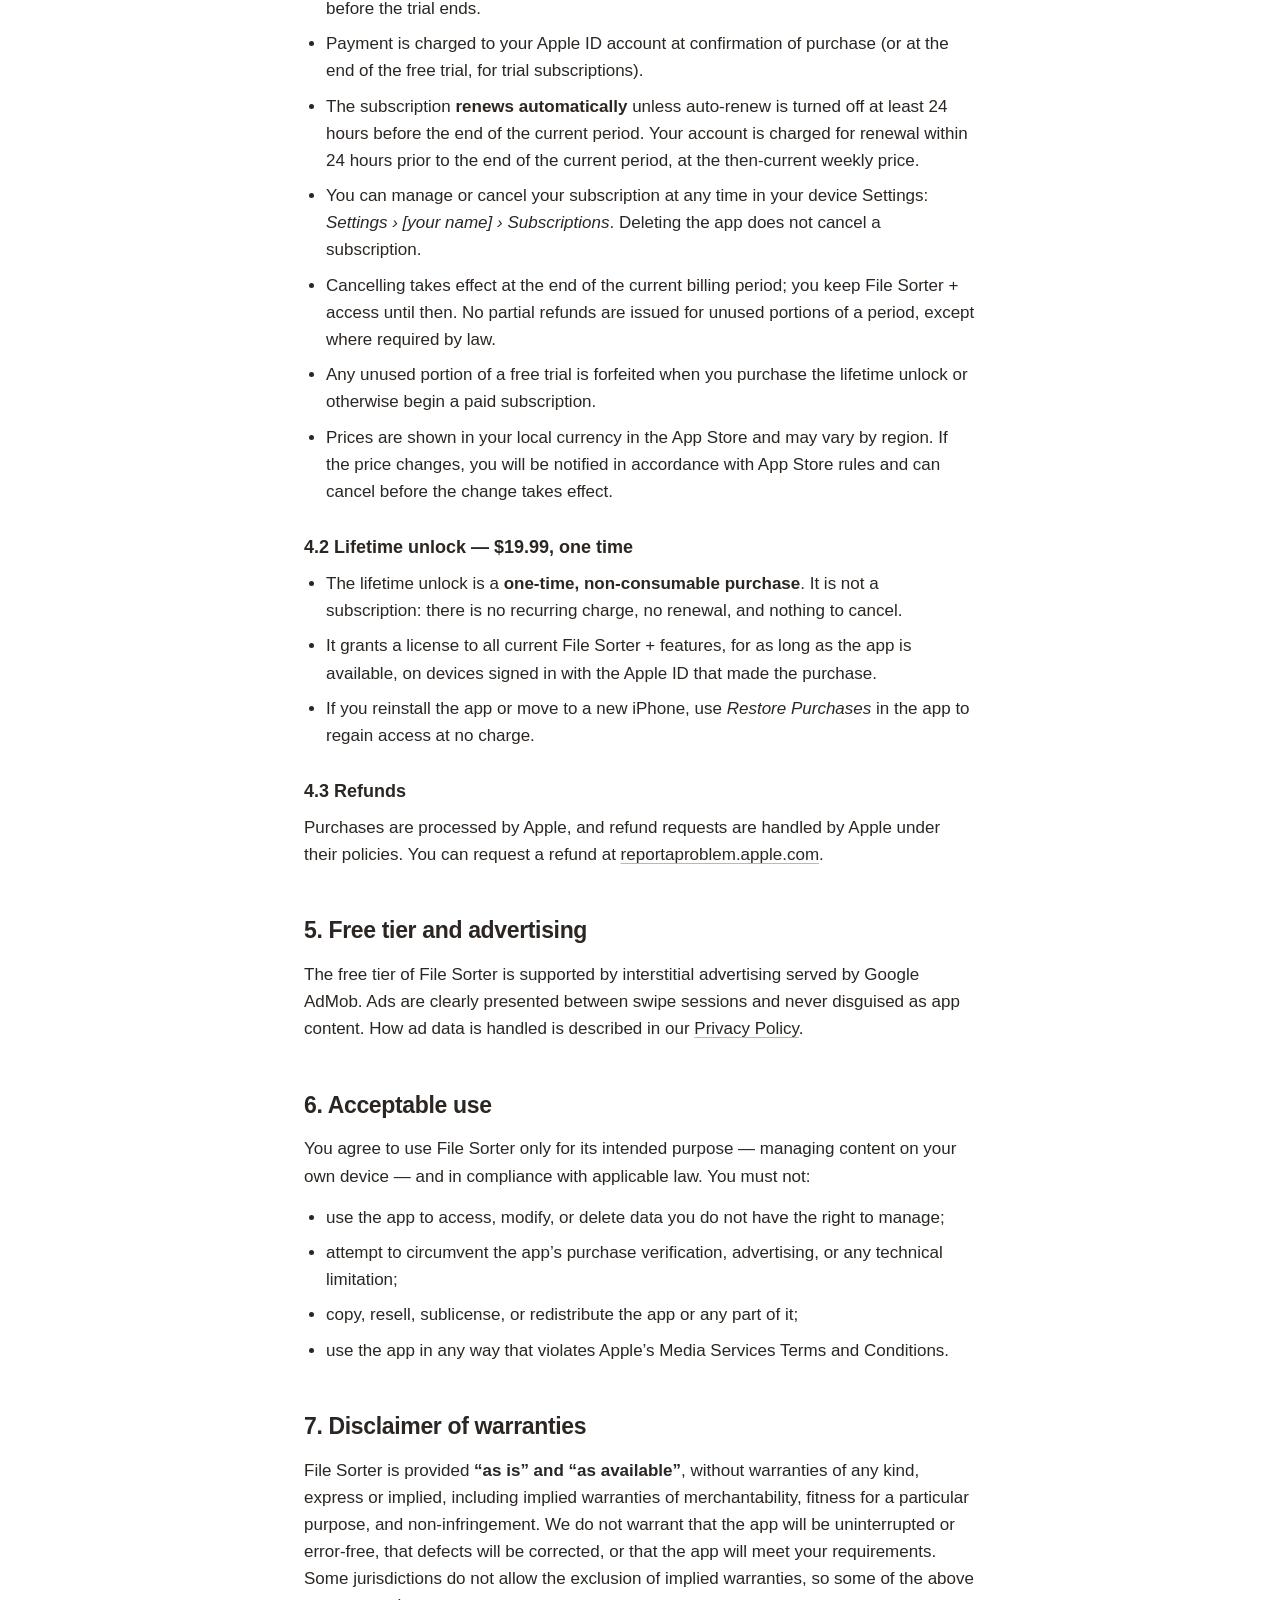
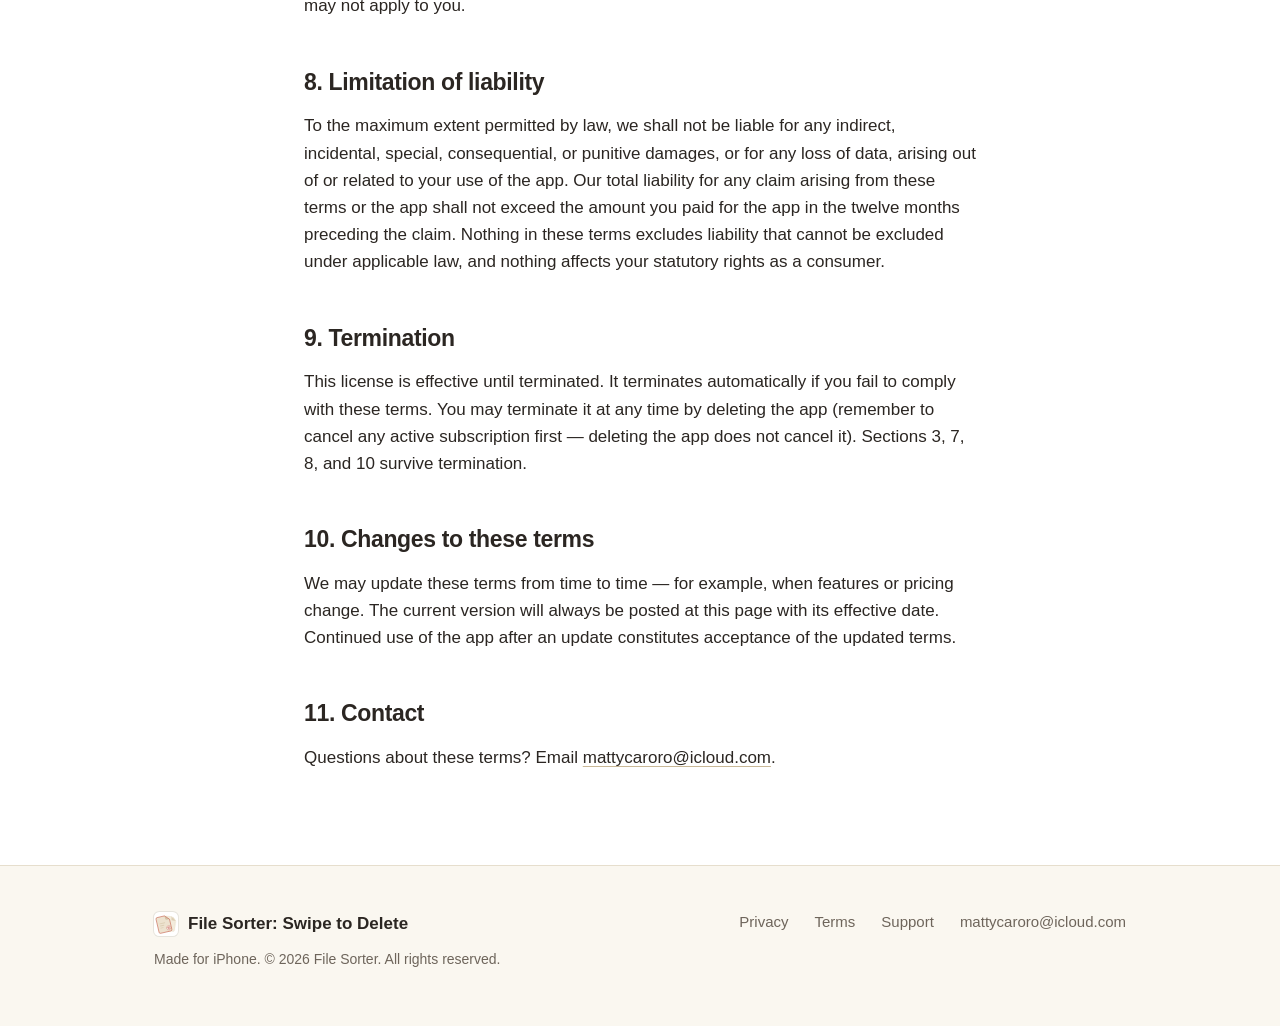
<file: terms.html>
<!DOCTYPE html>
<html lang="en">
<head>
  <meta charset="UTF-8">
  <meta name="viewport" content="width=device-width, initial-scale=1">
  <title>Terms of Use — File Sorter: Swipe to Delete</title>
  <meta name="description" content="Terms of Use and EULA for File Sorter: Swipe to Delete, including subscription terms for File Sorter +: $0.99/week auto-renewing with a 3-day free trial, or a $19.99 lifetime license.">
  <link rel="icon" type="image/svg+xml" href="favicon.svg?v=2">
  <link rel="apple-touch-icon" href="apple-touch-icon.png">
  <link rel="stylesheet" href="styles.css?v=3">
</head>
<body>

  <nav class="nav">
    <div class="nav-inner">
      <a class="brand" href="index.html" aria-label="File Sorter home">
        <img class="brand-icon" src="app-icon.svg" width="28" height="28" alt="">
        File Sorter
      </a>
      <div class="nav-links">
        <a href="index.html#features" class="nav-hide-sm">Features</a>
        <a href="privacy.html" class="nav-hide-sm">Privacy</a>
        <a href="support.html">Support</a>
      </div>
    </div>
  </nav>

  <header class="page-header">
    <div class="container">
      <h1>Terms of Use</h1>
      <p class="updated">Effective date: August 26, 2026</p>
    </div>
  </header>

  <main class="legal">
    <div class="container legal-body">

      <div class="summary-box">
        <strong>The short version</strong>
        <p>File Sorter is licensed to you for personal use. File Sorter + is $0.99/week after a 3-day free trial and renews automatically until you cancel in your iPhone&rsquo;s Settings — or pay $19.99 once for lifetime access with no subscription at all. The app deletes files when you tell it to (with a 30-day safety net), so swipe thoughtfully. Questions: <a href="mailto:mattycaroro@icloud.com">mattycaroro@icloud.com</a>.</p>
      </div>

      <h2>1. Agreement</h2>
      <p>These Terms of Use are a legal agreement between you and the developer of File Sorter: Swipe to Delete (&ldquo;File Sorter&rdquo;, &ldquo;we&rdquo;) governing your use of the app. By downloading or using File Sorter you accept these terms. Your purchase and download are also subject to Apple&rsquo;s Media Services Terms and Conditions, and Apple&rsquo;s standard Licensed Application End User License Agreement applies to the extent it is not inconsistent with these terms.</p>

      <h2>2. License</h2>
      <p>We grant you a personal, non-exclusive, non-transferable, revocable license to use File Sorter on Apple-branded devices that you own or control, as permitted by the App Store rules. The app, its design, its icon, and its content are our property and are protected by copyright and other intellectual-property laws. This license is for your personal use; it does not allow you to copy, modify, distribute, sell, or reverse-engineer the app except where the law expressly permits it.</p>

      <h2>3. What the app does — and your responsibility</h2>
      <p>File Sorter is a tool for reviewing and deleting files, photos, and songs. Deletions are initiated by you, one swipe at a time. As a safety net, files you delete are held in the app&rsquo;s Recently Deleted area for 30 days (photos are held in the iOS system Recently Deleted album), after which they are permanently removed and cannot be recovered.</p>
      <p><strong>You are responsible for what you delete.</strong> Please review the Recently Deleted area before purging it, and maintain your own backups of anything important. To the maximum extent permitted by law, we are not liable for loss of data resulting from deletions you perform with the app.</p>

      <h2>4. File Sorter +</h2>
      <p>File Sorter + unlocks Photo mode, Music mode, and removes advertising. It is available two ways:</p>

      <h3>4.1 Weekly subscription — $0.99 per week, with a 3-day free trial</h3>
      <ul>
        <li>New subscribers receive a <strong>3-day free trial</strong>. When the trial ends, it automatically converts to a paid subscription at $0.99 per week unless you cancel at least 24 hours before the trial ends.</li>
        <li>Payment is charged to your Apple&nbsp;ID account at confirmation of purchase (or at the end of the free trial, for trial subscriptions).</li>
        <li>The subscription <strong>renews automatically</strong> unless auto-renew is turned off at least 24 hours before the end of the current period. Your account is charged for renewal within 24 hours prior to the end of the current period, at the then-current weekly price.</li>
        <li>You can manage or cancel your subscription at any time in your device Settings: <em>Settings &rsaquo; [your name] &rsaquo; Subscriptions</em>. Deleting the app does not cancel a subscription.</li>
        <li>Cancelling takes effect at the end of the current billing period; you keep File Sorter + access until then. No partial refunds are issued for unused portions of a period, except where required by law.</li>
        <li>Any unused portion of a free trial is forfeited when you purchase the lifetime unlock or otherwise begin a paid subscription.</li>
        <li>Prices are shown in your local currency in the App Store and may vary by region. If the price changes, you will be notified in accordance with App Store rules and can cancel before the change takes effect.</li>
      </ul>

      <h3>4.2 Lifetime unlock — $19.99, one time</h3>
      <ul>
        <li>The lifetime unlock is a <strong>one-time, non-consumable purchase</strong>. It is not a subscription: there is no recurring charge, no renewal, and nothing to cancel.</li>
        <li>It grants a license to all current File Sorter + features, for as long as the app is available, on devices signed in with the Apple&nbsp;ID that made the purchase.</li>
        <li>If you reinstall the app or move to a new iPhone, use <em>Restore Purchases</em> in the app to regain access at no charge.</li>
      </ul>

      <h3>4.3 Refunds</h3>
      <p>Purchases are processed by Apple, and refund requests are handled by Apple under their policies. You can request a refund at <a href="https://reportaproblem.apple.com" rel="noopener">reportaproblem.apple.com</a>.</p>

      <h2>5. Free tier and advertising</h2>
      <p>The free tier of File Sorter is supported by interstitial advertising served by Google AdMob. Ads are clearly presented between swipe sessions and never disguised as app content. How ad data is handled is described in our <a href="privacy.html">Privacy Policy</a>.</p>

      <h2>6. Acceptable use</h2>
      <p>You agree to use File Sorter only for its intended purpose — managing content on your own device — and in compliance with applicable law. You must not:</p>
      <ul>
        <li>use the app to access, modify, or delete data you do not have the right to manage;</li>
        <li>attempt to circumvent the app&rsquo;s purchase verification, advertising, or any technical limitation;</li>
        <li>copy, resell, sublicense, or redistribute the app or any part of it;</li>
        <li>use the app in any way that violates Apple&rsquo;s Media Services Terms and Conditions.</li>
      </ul>

      <h2>7. Disclaimer of warranties</h2>
      <p>File Sorter is provided <strong>&ldquo;as is&rdquo; and &ldquo;as available&rdquo;</strong>, without warranties of any kind, express or implied, including implied warranties of merchantability, fitness for a particular purpose, and non-infringement. We do not warrant that the app will be uninterrupted or error-free, that defects will be corrected, or that the app will meet your requirements. Some jurisdictions do not allow the exclusion of implied warranties, so some of the above may not apply to you.</p>

      <h2>8. Limitation of liability</h2>
      <p>To the maximum extent permitted by law, we shall not be liable for any indirect, incidental, special, consequential, or punitive damages, or for any loss of data, arising out of or related to your use of the app. Our total liability for any claim arising from these terms or the app shall not exceed the amount you paid for the app in the twelve months preceding the claim. Nothing in these terms excludes liability that cannot be excluded under applicable law, and nothing affects your statutory rights as a consumer.</p>

      <h2>9. Termination</h2>
      <p>This license is effective until terminated. It terminates automatically if you fail to comply with these terms. You may terminate it at any time by deleting the app (remember to cancel any active subscription first — deleting the app does not cancel it). Sections 3, 7, 8, and 10 survive termination.</p>

      <h2>10. Changes to these terms</h2>
      <p>We may update these terms from time to time — for example, when features or pricing change. The current version will always be posted at this page with its effective date. Continued use of the app after an update constitutes acceptance of the updated terms.</p>

      <h2>11. Contact</h2>
      <p>Questions about these terms? Email <a href="mailto:mattycaroro@icloud.com">mattycaroro@icloud.com</a>.</p>

    </div>
  </main>

  <footer>
    <div class="container footer-inner">
      <div>
        <div class="footer-brand">
          <img class="brand-icon" src="app-icon.svg" width="24" height="24" alt="">
          File Sorter: Swipe to Delete
        </div>
        <p class="footer-meta">Made for iPhone. &copy; 2026 File Sorter. All rights reserved.</p>
      </div>
      <div class="footer-links">
        <a href="privacy.html">Privacy</a>
        <a href="terms.html">Terms</a>
        <a href="support.html">Support</a>
        <a href="mailto:mattycaroro@icloud.com">mattycaroro@icloud.com</a>
      </div>
    </div>
  </footer>

</body>
</html>
</file>
<file: styles.css>
/* File Sorter: Swipe to Delete — filesorterapp.online
   Warm manila design system. No frameworks, no build step. */

:root {
  --manila: #E8DCC4;
  --tab: #C9B896;
  --ink: #2B2622;
  --bg: #FFFFFF;
  --surface: #FAF7F0;
  --surface-2: #F3EDE0;
  --muted: #6E655B;
  --line: #E6DECD;
  --shadow: 0 1px 2px rgba(43, 38, 34, 0.06), 0 12px 32px rgba(43, 38, 34, 0.08);
  --radius: 18px;
  --radius-sm: 12px;
}

@media (prefers-color-scheme: dark) {
  :root {
    --manila: #E8DCC4;
    --tab: #C9B896;
    --ink: #F1EAE0;
    --bg: #1C1917;
    --surface: #262019;
    --surface-2: #2E2820;
    --muted: #A89C8C;
    --line: #38312A;
    --shadow: 0 1px 2px rgba(0, 0, 0, 0.35), 0 12px 32px rgba(0, 0, 0, 0.35);
  }
}

* { box-sizing: border-box; margin: 0; padding: 0; }

html { scroll-behavior: smooth; }

body {
  font-family: -apple-system, BlinkMacSystemFont, "SF Pro Text", "Segoe UI",
    Roboto, Helvetica, Arial, sans-serif;
  background: var(--bg);
  color: var(--ink);
  line-height: 1.6;
  font-size: 17px;
  -webkit-font-smoothing: antialiased;
  text-rendering: optimizeLegibility;
}

img, svg { max-width: 100%; height: auto; }

a { color: inherit; }

.container {
  max-width: 1020px;
  margin: 0 auto;
  padding: 0 24px;
}

/* ---------- Navigation ---------- */

.nav {
  position: sticky;
  top: 0;
  z-index: 10;
  background: color-mix(in srgb, var(--bg) 88%, transparent);
  backdrop-filter: saturate(160%) blur(14px);
  -webkit-backdrop-filter: saturate(160%) blur(14px);
  border-bottom: 1px solid var(--line);
}

.nav-inner {
  display: flex;
  align-items: center;
  justify-content: space-between;
  padding: 14px 24px;
  max-width: 1020px;
  margin: 0 auto;
}

.brand {
  display: flex;
  align-items: center;
  gap: 10px;
  text-decoration: none;
  font-weight: 700;
  font-size: 17px;
  letter-spacing: -0.01em;
}

.brand svg { flex: none; }

.brand-icon { flex: none; display: block; border-radius: 22%; box-shadow: 0 0 0 1px rgba(0, 0, 0, 0.08); }

.nav-links {
  display: flex;
  gap: 26px;
  align-items: center;
}

.nav-links a {
  text-decoration: none;
  color: var(--muted);
  font-size: 15px;
  font-weight: 500;
  transition: color 0.15s ease;
}

.nav-links a:hover { color: var(--ink); }

.nav-links a.nav-cta {
  color: var(--ink);
  background: var(--manila);
  padding: 7px 16px;
  border-radius: 999px;
  font-weight: 600;
}

.nav-links a.nav-cta:hover { background: var(--tab); }

@media (prefers-color-scheme: dark) {
  .nav-links a.nav-cta { color: #2B2622; }
}

@media (max-width: 560px) {
  .nav-links { gap: 16px; }
  .nav-links a.nav-hide-sm { display: none; }
}

/* ---------- Hero ---------- */

.hero {
  padding: 84px 0 72px;
}

.hero-grid {
  display: grid;
  grid-template-columns: 1.1fr 0.9fr;
  gap: 56px;
  align-items: center;
}

@media (max-width: 820px) {
  .hero { padding: 56px 0 48px; }
  .hero-grid { grid-template-columns: 1fr; gap: 44px; }
}

.eyebrow {
  display: inline-flex;
  align-items: center;
  gap: 8px;
  font-size: 13px;
  font-weight: 600;
  letter-spacing: 0.06em;
  text-transform: uppercase;
  color: var(--muted);
  background: var(--surface);
  border: 1px solid var(--line);
  border-radius: 999px;
  padding: 6px 14px;
  margin-bottom: 22px;
}

h1 {
  font-size: clamp(34px, 5.4vw, 54px);
  line-height: 1.08;
  letter-spacing: -0.025em;
  font-weight: 800;
  margin-bottom: 18px;
}

.lede {
  font-size: 19px;
  color: var(--muted);
  max-width: 34em;
  margin-bottom: 32px;
}

.cta-row {
  display: flex;
  align-items: center;
  gap: 18px;
  flex-wrap: wrap;
}

.appstore-badge {
  display: inline-block;
  line-height: 0;
  padding: 0;
  background: none;
  border-radius: 0;
  transition: transform 0.15s ease, opacity 0.15s ease;
}

.appstore-badge:hover { transform: translateY(-1px); opacity: 0.92; }

.appstore-badge img { display: block; width: 150px; height: 50px; }

.cta-note {
  font-size: 14px;
  color: var(--muted);
}

/* Hero art */

.hero-art { display: flex; justify-content: center; }

.hero-art svg { width: min(400px, 88vw); }

.card-back { fill: var(--surface-2); stroke: var(--line); }
.card-front { fill: var(--surface); stroke: var(--line); }
.doc-body { fill: var(--manila); }
.doc-tab { fill: var(--tab); }
.doc-line { fill: var(--ink); opacity: 0.22; }
.art-title { fill: var(--ink); font-weight: 650; font-size: 17px; letter-spacing: -0.01em; }
.art-meta { fill: var(--muted); font-size: 13px; }
.art-circle-del { fill: none; stroke: var(--tab); stroke-width: 2; }
.art-circle-keep { fill: var(--manila); }
.art-glyph { stroke: var(--ink); stroke-width: 2.4; fill: none; stroke-linecap: round; stroke-linejoin: round; }
.art-arrow { stroke: var(--tab); stroke-width: 3; fill: none; stroke-linecap: round; stroke-linejoin: round; }
.art-arrow-label { fill: var(--muted); font-size: 13px; font-weight: 600; letter-spacing: 0.04em; }

/* ---------- Sections ---------- */

section { padding: 76px 0; }

section.alt { background: var(--surface); border-top: 1px solid var(--line); border-bottom: 1px solid var(--line); }

.section-head { max-width: 620px; margin-bottom: 48px; }

.section-head h2 {
  font-size: clamp(27px, 3.6vw, 38px);
  letter-spacing: -0.02em;
  line-height: 1.15;
  font-weight: 750;
  margin-bottom: 14px;
}

.section-head p { color: var(--muted); font-size: 18px; }

/* Swipe explainer */

.swipe-grid {
  display: grid;
  grid-template-columns: 1fr 1fr;
  gap: 24px;
}

@media (max-width: 700px) {
  .swipe-grid { grid-template-columns: 1fr; }
}

.swipe-card {
  background: var(--bg);
  border: 1px solid var(--line);
  border-radius: var(--radius);
  padding: 34px 30px;
  box-shadow: var(--shadow);
}

.swipe-card .gesture {
  display: flex;
  align-items: center;
  gap: 12px;
  font-size: 21px;
  font-weight: 700;
  letter-spacing: -0.015em;
  margin-bottom: 12px;
}

.gesture-icon {
  width: 40px;
  height: 40px;
  border-radius: 999px;
  display: inline-flex;
  align-items: center;
  justify-content: center;
  flex: none;
}

.gesture-icon.delete { border: 1.5px solid var(--tab); }
.gesture-icon.keep { background: var(--manila); }
.gesture-icon svg { width: 18px; height: 18px; stroke: var(--ink); stroke-width: 2; fill: none; stroke-linecap: round; stroke-linejoin: round; }

@media (prefers-color-scheme: dark) {
  .gesture-icon.keep svg { stroke: #2B2622; }
}

.swipe-card p { color: var(--muted); }

.undo-note {
  margin-top: 28px;
  padding: 18px 24px;
  background: var(--surface);
  border: 1px dashed var(--tab);
  border-radius: var(--radius-sm);
  color: var(--muted);
  font-size: 15px;
}

section.alt .swipe-card, section.alt .undo-note { background: var(--bg); }

/* Features */

.feature-grid {
  display: grid;
  grid-template-columns: 1fr 1fr;
  gap: 24px;
}

@media (max-width: 700px) {
  .feature-grid { grid-template-columns: 1fr; }
}

.feature-card {
  background: var(--surface);
  border: 1px solid var(--line);
  border-radius: var(--radius);
  padding: 32px 30px;
}

section.alt .feature-card { background: var(--bg); box-shadow: var(--shadow); }

.feature-card h3 {
  font-size: 21px;
  letter-spacing: -0.015em;
  font-weight: 700;
  margin: 16px 0 10px;
}

.feature-card p { color: var(--muted); font-size: 16px; }

.feature-card p + p { margin-top: 10px; }

.tier {
  display: inline-block;
  font-size: 12px;
  font-weight: 700;
  letter-spacing: 0.07em;
  text-transform: uppercase;
  border-radius: 999px;
  padding: 4px 12px;
}

.tier.free { background: var(--surface-2); color: var(--muted); border: 1px solid var(--line); }
.tier.plus { background: var(--manila); color: #2B2622; }

.feature-icon {
  width: 44px;
  height: 44px;
  border-radius: 12px;
  background: var(--manila);
  display: inline-flex;
  align-items: center;
  justify-content: center;
  margin-right: 10px;
  vertical-align: middle;
}

.feature-icon svg { width: 22px; height: 22px; stroke: #2B2622; stroke-width: 1.9; fill: none; stroke-linecap: round; stroke-linejoin: round; }

.feature-card-top { display: flex; align-items: center; justify-content: space-between; }

/* ---------- Pricing ---------- */

.pricing-grid {
  display: grid;
  grid-template-columns: 1fr 1fr;
  gap: 28px;
  align-items: stretch;
}

@media (max-width: 700px) {
  .pricing-grid { grid-template-columns: 1fr; }
}

/* Plan cards styled as manila folders with a tab */

.plan {
  position: relative;
  background: var(--bg);
  border: 1px solid var(--line);
  border-radius: 0 var(--radius) var(--radius) var(--radius);
  padding: 34px 30px 30px;
  margin-top: 34px;
  box-shadow: var(--shadow);
  display: flex;
  flex-direction: column;
}

.plan::before {
  content: attr(data-tab);
  position: absolute;
  top: -33px;
  left: -1px;
  height: 33px;
  display: flex;
  align-items: center;
  padding: 0 22px;
  background: var(--surface-2);
  border: 1px solid var(--line);
  border-bottom: none;
  border-radius: 12px 12px 0 0;
  font-size: 13px;
  font-weight: 700;
  letter-spacing: 0.07em;
  text-transform: uppercase;
  color: var(--muted);
}

.plan.featured { border-color: var(--tab); }

.plan.featured::before {
  background: var(--manila);
  border-color: var(--tab);
  color: #2B2622;
}

.plan .price {
  font-size: 40px;
  font-weight: 800;
  letter-spacing: -0.03em;
  line-height: 1.1;
}

.plan .price small {
  font-size: 17px;
  font-weight: 500;
  color: var(--muted);
  letter-spacing: 0;
}

.plan .price-sub { color: var(--muted); font-size: 15px; margin: 6px 0 22px; }

.plan ul { list-style: none; margin-bottom: 8px; flex: 1; }

.plan li {
  padding: 9px 0 9px 30px;
  position: relative;
  color: var(--ink);
  font-size: 16px;
  border-top: 1px solid var(--line);
}

.plan li:first-child { border-top: none; }

.plan li::before {
  content: "";
  position: absolute;
  left: 2px;
  top: 17px;
  width: 12px;
  height: 7px;
  border-left: 2px solid var(--tab);
  border-bottom: 2px solid var(--tab);
  transform: rotate(-45deg);
}

.plan li.dim { color: var(--muted); }

.plan li.dim::before { border-color: var(--line); }

.fineprint {
  margin-top: 30px;
  font-size: 13.5px;
  color: var(--muted);
  max-width: 58em;
}

.fineprint a { color: var(--muted); }

/* Privacy teaser strip */

.privacy-strip {
  text-align: center;
  padding: 70px 0;
}

.privacy-strip h2 {
  font-size: clamp(25px, 3.2vw, 34px);
  letter-spacing: -0.02em;
  font-weight: 750;
  margin-bottom: 12px;
}

.privacy-strip p {
  color: var(--muted);
  font-size: 17px;
  max-width: 38em;
  margin: 0 auto 22px;
}

.text-link {
  color: var(--ink);
  font-weight: 600;
  text-decoration: underline;
  text-decoration-color: var(--tab);
  text-underline-offset: 4px;
  text-decoration-thickness: 2px;
}

/* ---------- Footer ---------- */

footer {
  border-top: 1px solid var(--line);
  padding: 44px 0 56px;
  background: var(--surface);
}

.footer-inner {
  display: flex;
  justify-content: space-between;
  align-items: flex-start;
  gap: 32px;
  flex-wrap: wrap;
}

.footer-brand {
  display: flex;
  align-items: center;
  gap: 10px;
  font-weight: 700;
}

.footer-meta { color: var(--muted); font-size: 14px; margin-top: 10px; max-width: 30em; }

.footer-links {
  display: flex;
  gap: 26px;
  flex-wrap: wrap;
}

.footer-links a {
  color: var(--muted);
  text-decoration: none;
  font-size: 15px;
}

.footer-links a:hover { color: var(--ink); }

/* ---------- Legal & support pages ---------- */

.page-header { padding: 64px 0 8px; }

.page-header h1 { font-size: clamp(30px, 4.5vw, 44px); }

.page-header .updated { color: var(--muted); font-size: 15px; margin-top: -6px; }

.legal { padding: 24px 0 80px; }

.legal-body { max-width: 720px; }

.summary-box {
  background: var(--surface);
  border: 1px solid var(--tab);
  border-left: 5px solid var(--tab);
  border-radius: var(--radius-sm);
  padding: 24px 26px;
  margin: 28px 0 40px;
}

.summary-box strong { display: block; margin-bottom: 8px; font-size: 15px; letter-spacing: 0.05em; text-transform: uppercase; color: var(--muted); }

.summary-box p { font-size: 16.5px; }

.legal-body h2 {
  font-size: 23px;
  letter-spacing: -0.015em;
  font-weight: 700;
  margin: 44px 0 12px;
}

.legal-body h3 {
  font-size: 18px;
  font-weight: 700;
  margin: 28px 0 8px;
}

.legal-body p { color: var(--ink); margin-bottom: 14px; }

.legal-body p.soft, .legal-body li { color: var(--ink); }

.legal-body ul { margin: 0 0 16px 22px; }

.legal-body li { margin-bottom: 8px; }

.legal-body a { color: var(--ink); text-decoration-color: var(--tab); text-underline-offset: 3px; }

/* FAQ */

.faq { max-width: 720px; }

.faq details {
  border: 1px solid var(--line);
  border-radius: var(--radius-sm);
  background: var(--surface);
  margin-bottom: 14px;
  overflow: hidden;
}

.faq summary {
  cursor: pointer;
  list-style: none;
  padding: 18px 52px 18px 22px;
  font-weight: 650;
  font-size: 17px;
  letter-spacing: -0.01em;
  position: relative;
}

.faq summary::-webkit-details-marker { display: none; }

.faq summary::after {
  content: "";
  position: absolute;
  right: 24px;
  top: 24px;
  width: 9px;
  height: 9px;
  border-right: 2px solid var(--tab);
  border-bottom: 2px solid var(--tab);
  transform: rotate(45deg);
  transition: transform 0.2s ease;
}

.faq details[open] summary::after { transform: rotate(225deg); top: 28px; }

.faq .answer { padding: 0 22px 20px; color: var(--muted); }

.faq .answer p { margin-bottom: 10px; }

.faq .answer p:last-child { margin-bottom: 0; }

.contact-card {
  max-width: 720px;
  margin-top: 48px;
  background: var(--bg);
  border: 1px solid var(--line);
  border-radius: var(--radius);
  padding: 32px 30px;
  box-shadow: var(--shadow);
}

.contact-card h2 { font-size: 22px; margin-bottom: 8px; letter-spacing: -0.015em; }

.contact-card p { color: var(--muted); margin-bottom: 18px; }

.button {
  display: inline-block;
  background: var(--ink);
  color: var(--bg);
  text-decoration: none;
  font-weight: 600;
  padding: 11px 22px;
  border-radius: 999px;
  transition: opacity 0.15s ease;
}

.button:hover { opacity: 0.85; }
</file>
